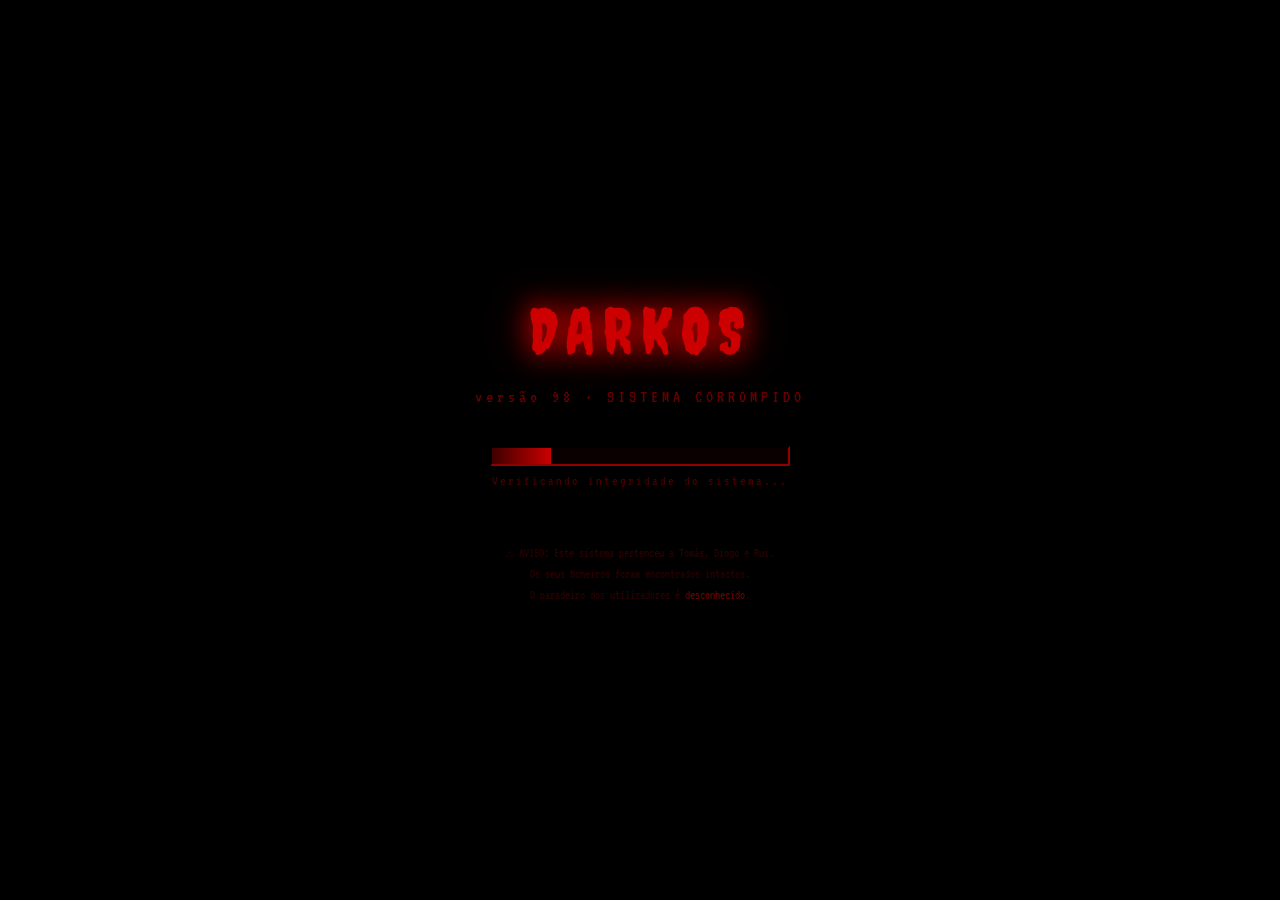
<file: PC-terror-Game/index.html>
<!DOCTYPE html>
<html lang="pt">
<head>
<meta charset="UTF-8">
<meta name="viewport" content="width=device-width, initial-scale=1.0">
<title>DARKOS 98 — Não abras isto</title>
<style>
  @import url('https://fonts.googleapis.com/css2?family=Share+Tech+Mono&family=Creepster&family=VT323&display=swap');

  :root {
    --bg: #0a0a0a;
    --desktop: #0d0d0d;
    --win-bg: #1a0a0a;
    --win-border: #3d0000;
    --win-title: #2a0000;
    --win-title-active: #5c0000;
    --text: #cc0000;
    --text-dim: #660000;
    --text-bright: #ff2222;
    --text-white: #dddddd;
    --taskbar: #0f0000;
    --btn: #1a0000;
    --btn-hover: #2a0000;
    --btn-border: #440000;
    --accent: #ff0000;
    --green: #00ff41;
    --blood: #8b0000;
  }

  * { margin: 0; padding: 0; box-sizing: border-box; user-select: none; }

  body {
    background: var(--desktop);
    font-family: 'Share Tech Mono', monospace;
    overflow: hidden;
    height: 100vh;
    width: 100vw;
    cursor: url("data:image/svg+xml,%3Csvg xmlns='http://www.w3.org/2000/svg' width='16' height='16' viewBox='0 0 16 16'%3E%3Cpath d='M0 0 L0 12 L4 9 L6 14 L8 13 L6 8 L10 8 Z' fill='%23cc0000' stroke='%23000' stroke-width='0.5'/%3E%3C/svg%3E"), auto;
  }

  /* SCANLINES */
  body::before {
    content: '';
    position: fixed;
    inset: 0;
    background: repeating-linear-gradient(
      0deg,
      transparent,
      transparent 2px,
      rgba(0,0,0,0.15) 2px,
      rgba(0,0,0,0.15) 4px
    );
    pointer-events: none;
    z-index: 9999;
  }

  /* FLICKER */
  body::after {
    content: '';
    position: fixed;
    inset: 0;
    background: rgba(200,0,0,0.02);
    pointer-events: none;
    z-index: 9998;
    animation: flicker 8s infinite;
  }

  @keyframes flicker {
    0%,95%,100% { opacity: 1; }
    96% { opacity: 0.7; }
    97% { opacity: 1; }
    98% { opacity: 0.5; }
    99% { opacity: 1; }
  }

  /* DESKTOP */
  #desktop {
    position: fixed;
    inset: 0;
    bottom: 40px;
    background:
      radial-gradient(ellipse at 20% 80%, rgba(80,0,0,0.3) 0%, transparent 50%),
      radial-gradient(ellipse at 80% 20%, rgba(60,0,0,0.2) 0%, transparent 50%),
      url("data:image/svg+xml,%3Csvg xmlns='http://www.w3.org/2000/svg' width='4' height='4'%3E%3Crect width='4' height='4' fill='%230d0a0a'/%3E%3Crect width='1' height='1' fill='%23110808' x='0' y='0'/%3E%3Crect width='1' height='1' fill='%23110808' x='2' y='2'/%3E%3C/svg%3E");
    overflow: hidden;
  }

  /* BLOOD DRIPS on desktop */
  .drip {
    position: absolute;
    top: 0;
    width: 2px;
    background: linear-gradient(to bottom, #8b0000, #cc000088, transparent);
    animation: drip-fall linear infinite;
    pointer-events: none;
  }

  @keyframes drip-fall {
    0% { height: 0; top: 0; opacity: 1; }
    80% { opacity: 0.8; }
    100% { height: 120px; top: -30px; opacity: 0; }
  }

  /* DESKTOP ICONS */
  .desktop-icon {
    position: absolute;
    display: flex;
    flex-direction: column;
    align-items: center;
    gap: 4px;
    cursor: pointer;
    padding: 6px;
    border: 1px solid transparent;
    border-radius: 2px;
    width: 70px;
    transition: all 0.1s;
  }

  .desktop-icon:hover { background: rgba(139,0,0,0.3); border-color: var(--blood); }
  .desktop-icon:active { background: rgba(139,0,0,0.5); }

  .icon-img {
    font-size: 32px;
    filter: drop-shadow(0 0 6px rgba(255,0,0,0.5));
    line-height: 1;
  }

  .icon-label {
    font-family: 'Share Tech Mono', monospace;
    font-size: 10px;
    color: var(--text-white);
    text-align: center;
    text-shadow: 0 0 8px rgba(255,0,0,0.8), 1px 1px 0 #000;
    line-height: 1.2;
    word-break: break-word;
  }

  /* TASKBAR */
  #taskbar {
    position: fixed;
    bottom: 0;
    left: 0;
    right: 0;
    height: 40px;
    background: linear-gradient(to bottom, #1a0000, #0a0000);
    border-top: 2px solid #3d0000;
    display: flex;
    align-items: center;
    gap: 4px;
    padding: 0 4px;
    z-index: 5000;
  }

  #start-btn {
    background: linear-gradient(to bottom, #3d0000, #1a0000);
    border: 2px outset #5c0000;
    color: #ff4444;
    font-family: 'VT323', monospace;
    font-size: 18px;
    padding: 2px 10px;
    cursor: pointer;
    white-space: nowrap;
    letter-spacing: 1px;
    text-shadow: 0 0 8px #ff0000;
    animation: pulse-btn 3s infinite;
  }

  @keyframes pulse-btn {
    0%,100% { box-shadow: none; }
    50% { box-shadow: 0 0 10px rgba(255,0,0,0.4); }
  }

  #start-btn:active { border-style: inset; }

  .taskbar-sep {
    width: 2px;
    height: 28px;
    background: linear-gradient(to bottom, transparent, #3d0000, transparent);
  }

  .taskbar-task {
    background: linear-gradient(to bottom, #1a0000, #0d0000);
    border: 2px outset #3d0000;
    color: #cc0000;
    font-family: 'Share Tech Mono', monospace;
    font-size: 10px;
    padding: 2px 8px;
    cursor: pointer;
    max-width: 150px;
    overflow: hidden;
    white-space: nowrap;
    text-overflow: ellipsis;
    height: 28px;
    display: flex;
    align-items: center;
    gap: 4px;
  }

  .taskbar-task:hover { background: linear-gradient(to bottom, #2a0000, #1a0000); }
  .taskbar-task.active { border-style: inset; background: #0d0000; }

  #clock {
    margin-left: auto;
    background: linear-gradient(to bottom, #0d0000, #1a0000);
    border: 2px inset #3d0000;
    color: #cc0000;
    font-family: 'VT323', monospace;
    font-size: 18px;
    padding: 2px 8px;
    text-shadow: 0 0 6px #ff0000;
    min-width: 70px;
    text-align: center;
  }

  /* START MENU */
  #start-menu {
    display: none;
    position: fixed;
    bottom: 40px;
    left: 0;
    width: 220px;
    background: linear-gradient(to bottom, #1a0000, #0d0000);
    border: 2px outset #5c0000;
    z-index: 6000;
    flex-direction: column;
    box-shadow: 4px 0 20px rgba(0,0,0,0.8);
  }

  #start-menu.open { display: flex; }

  .start-banner {
    background: linear-gradient(to bottom, #3d0000, #1a0000);
    padding: 8px 12px;
    font-family: 'VT323', monospace;
    font-size: 20px;
    color: #ff2222;
    text-shadow: 0 0 10px #ff0000;
    border-bottom: 1px solid #5c0000;
    letter-spacing: 2px;
  }

  .start-item {
    display: flex;
    align-items: center;
    gap: 10px;
    padding: 6px 14px;
    color: #cc9999;
    font-size: 12px;
    cursor: pointer;
    border-bottom: 1px solid #1a0000;
    transition: all 0.1s;
  }

  .start-item:hover {
    background: #3d0000;
    color: #fff;
  }

  .start-item .si-icon { font-size: 18px; }

  /* WINDOWS */
  .window {
    position: absolute;
    min-width: 300px;
    min-height: 200px;
    background: var(--win-bg);
    border: 2px outset #5c0000;
    box-shadow: 4px 4px 20px rgba(0,0,0,0.9), 0 0 40px rgba(139,0,0,0.1);
    display: none;
    flex-direction: column;
    z-index: 100;
  }

  .window.visible { display: flex; }
  .window.focused { z-index: 200; border-color: #880000; }

  .win-titlebar {
    background: linear-gradient(to right, #2a0000, #4d0000, #2a0000);
    display: flex;
    align-items: center;
    padding: 3px 4px;
    gap: 4px;
    cursor: move;
    border-bottom: 1px solid #3d0000;
    min-height: 26px;
  }

  .window.focused .win-titlebar {
    background: linear-gradient(to right, #4d0000, #7a0000, #4d0000);
  }

  .win-icon { font-size: 14px; margin-right: 2px; }

  .win-title {
    font-family: 'Share Tech Mono', monospace;
    font-size: 11px;
    color: #ffaaaa;
    flex: 1;
    text-shadow: 0 0 6px rgba(255,0,0,0.5);
    white-space: nowrap;
    overflow: hidden;
    text-overflow: ellipsis;
  }

  .win-controls { display: flex; gap: 2px; }

  .win-btn {
    width: 18px;
    height: 16px;
    font-size: 10px;
    display: flex;
    align-items: center;
    justify-content: center;
    cursor: pointer;
    border: 1px outset #5c0000;
    background: linear-gradient(to bottom, #2a0000, #1a0000);
    color: #cc6666;
    font-family: monospace;
    line-height: 1;
  }

  .win-btn:hover { background: linear-gradient(to bottom, #4d0000, #2a0000); color: #ff9999; }
  .win-btn:active { border-style: inset; }
  .win-btn.close:hover { background: #6d0000; color: #fff; }

  .win-body {
    flex: 1;
    overflow: auto;
    color: var(--text-white);
    font-size: 12px;
    font-family: 'Share Tech Mono', monospace;
  }

  .win-body::-webkit-scrollbar { width: 14px; }
  .win-body::-webkit-scrollbar-track { background: #0d0000; }
  .win-body::-webkit-scrollbar-thumb {
    background: linear-gradient(to bottom, #3d0000, #1a0000);
    border: 1px outset #5c0000;
  }

  .win-menubar {
    background: linear-gradient(to bottom, #1a0000, #0d0000);
    border-bottom: 1px solid #2a0000;
    display: flex;
    padding: 1px 2px;
  }

  .win-menu-item {
    padding: 1px 8px;
    font-size: 11px;
    color: #cc9999;
    cursor: pointer;
  }

  .win-menu-item:hover { background: #3d0000; color: #fff; }

  /* NOTEPAD */
  #notepad-content {
    padding: 8px;
    flex: 1;
    display: flex;
    flex-direction: column;
  }

  #notepad-textarea {
    flex: 1;
    width: 100%;
    background: #0a0000;
    border: 2px inset #3d0000;
    color: #cccccc;
    font-family: 'Share Tech Mono', monospace;
    font-size: 12px;
    padding: 8px;
    resize: none;
    outline: none;
    line-height: 1.6;
    min-height: 200px;
  }

  #notepad-textarea:focus { border-color: #660000; box-shadow: inset 0 0 10px rgba(139,0,0,0.3); }

  /* FILE EXPLORER */
  .file-list { padding: 8px; }
  .file-item {
    display: flex;
    align-items: center;
    gap: 8px;
    padding: 4px 8px;
    cursor: pointer;
    border: 1px solid transparent;
    margin: 1px 0;
  }
  .file-item:hover { background: #2a0000; border-color: #5c0000; }
  .file-item.selected { background: #3d0000; border-color: #880000; }
  .file-icon { font-size: 16px; }
  .file-name { font-size: 12px; color: #ccaaaa; }
  .file-info { margin-left: auto; font-size: 10px; color: #660000; }

  /* PASSWORD SCREEN */
  .password-overlay {
    position: absolute;
    inset: 0;
    background: rgba(0,0,0,0.92);
    display: flex;
    flex-direction: column;
    align-items: center;
    justify-content: center;
    gap: 12px;
    z-index: 10;
  }

  .password-overlay.hidden { display: none; }

  .pw-title {
    font-family: 'Creepster', cursive;
    font-size: 24px;
    color: #ff0000;
    text-shadow: 0 0 20px #ff0000;
    letter-spacing: 3px;
    text-align: center;
  }

  .pw-input {
    background: #0a0000;
    border: 2px inset #5c0000;
    color: #ff4444;
    font-family: 'Share Tech Mono', monospace;
    font-size: 16px;
    padding: 6px 12px;
    outline: none;
    text-align: center;
    letter-spacing: 4px;
    width: 200px;
  }

  .pw-input:focus { box-shadow: 0 0 12px rgba(255,0,0,0.4); }

  .pw-btn {
    background: linear-gradient(to bottom, #3d0000, #1a0000);
    border: 2px outset #5c0000;
    color: #ff6666;
    font-family: 'Share Tech Mono', monospace;
    font-size: 12px;
    padding: 4px 20px;
    cursor: pointer;
  }

  .pw-btn:hover { background: linear-gradient(to bottom, #5c0000, #2a0000); }
  .pw-btn:active { border-style: inset; }

  .pw-hint { font-size: 10px; color: #440000; font-style: italic; }
  .pw-error { font-size: 11px; color: #ff0000; animation: shake 0.3s; }

  @keyframes shake {
    0%,100% { transform: translateX(0); }
    25% { transform: translateX(-6px); }
    75% { transform: translateX(6px); }
  }

  /* CHAT LOG */
  .chat-log {
    padding: 10px;
    display: flex;
    flex-direction: column;
    gap: 10px;
    overflow-y: auto;
    max-height: 400px;
  }

  .msg {
    display: flex;
    flex-direction: column;
    gap: 2px;
    max-width: 85%;
  }

  .msg.me { align-self: flex-end; }
  .msg.them { align-self: flex-start; }

  .msg-name {
    font-size: 10px;
    color: #660000;
  }

  .msg-bubble {
    padding: 6px 10px;
    border-radius: 2px;
    font-size: 11px;
    line-height: 1.5;
  }

  .msg.me .msg-bubble {
    background: #1a0000;
    border: 1px solid #3d0000;
    color: #cc9999;
  }

  .msg.them .msg-bubble {
    background: #0d0a00;
    border: 1px solid #2a1a00;
    color: #ccbb99;
  }

  .msg.sys .msg-bubble {
    background: #000;
    border: 1px solid #2a0000;
    color: #660000;
    font-style: italic;
    align-self: center;
    font-size: 10px;
  }

  .msg-time { font-size: 9px; color: #330000; }

  /* MEDIA PLAYER */
  .media-player { padding: 10px; }
  .media-display {
    background: #000;
    border: 2px inset #3d0000;
    padding: 20px;
    text-align: center;
    color: #ff0000;
    font-family: 'VT323', monospace;
    font-size: 20px;
    text-shadow: 0 0 10px #ff0000;
    letter-spacing: 3px;
    margin-bottom: 10px;
    position: relative;
    overflow: hidden;
    min-height: 80px;
    display: flex;
    align-items: center;
    justify-content: center;
  }

  .media-display::before {
    content: '';
    position: absolute;
    inset: 0;
    background: repeating-linear-gradient(0deg, transparent, transparent 3px, rgba(255,0,0,0.03) 3px, rgba(255,0,0,0.03) 4px);
    pointer-events: none;
  }

  .track-list { list-style: none; }
  .track-item {
    padding: 4px 8px;
    display: flex;
    gap: 8px;
    cursor: pointer;
    border-bottom: 1px solid #1a0000;
    font-size: 11px;
    color: #cc9999;
  }
  .track-item:hover { background: #1a0000; color: #fff; }
  .track-item.playing { color: #ff4444; background: #0d0000; }
  .track-num { color: #440000; width: 16px; }

  .media-controls {
    display: flex;
    gap: 4px;
    margin-top: 10px;
    justify-content: center;
  }

  .media-btn {
    background: linear-gradient(to bottom, #2a0000, #1a0000);
    border: 2px outset #5c0000;
    color: #cc6666;
    font-size: 14px;
    width: 32px;
    height: 26px;
    cursor: pointer;
    display: flex;
    align-items: center;
    justify-content: center;
  }

  .media-btn:hover { background: linear-gradient(to bottom, #3d0000, #2a0000); }
  .media-btn:active { border-style: inset; }

  /* PHOTO VIEWER */
  .photo-viewer {
    padding: 10px;
    display: flex;
    flex-direction: column;
    gap: 10px;
  }

  .photo-display {
    background: #000;
    border: 2px inset #3d0000;
    min-height: 200px;
    display: flex;
    align-items: center;
    justify-content: center;
    position: relative;
    overflow: hidden;
  }

  .photo-ascii {
    font-family: 'Share Tech Mono', monospace;
    font-size: 7px;
    color: #660000;
    line-height: 0.9;
    text-align: center;
    white-space: pre;
    letter-spacing: 1px;
  }

  .photo-thumb-row {
    display: flex;
    gap: 6px;
    overflow-x: auto;
  }

  .photo-thumb {
    width: 60px;
    height: 50px;
    background: #0d0000;
    border: 2px solid #2a0000;
    cursor: pointer;
    display: flex;
    align-items: center;
    justify-content: center;
    font-size: 20px;
    flex-shrink: 0;
  }

  .photo-thumb:hover { border-color: #880000; }
  .photo-thumb.selected { border-color: #cc0000; }

  /* ERROR / BSOD */
  #bsod {
    display: none;
    position: fixed;
    inset: 0;
    background: #000088;
    color: #fff;
    font-family: 'VT323', monospace;
    font-size: 20px;
    z-index: 99999;
    padding: 40px;
    overflow: hidden;
  }

  #bsod.show { display: block; }

  /* GLITCH EFFECT */
  .glitch {
    animation: glitch 4s infinite;
    display: inline-block;
  }

  @keyframes glitch {
    0%,95%,100% { transform: none; text-shadow: none; }
    96% { transform: skewX(-10deg); text-shadow: 2px 0 #ff0000, -2px 0 #00ffff; }
    97% { transform: skewX(5deg); }
    98% { transform: none; text-shadow: -1px 0 #ff0000; }
  }

  /* DIALOG */
  .dialog-overlay {
    display: none;
    position: fixed;
    inset: 0;
    background: rgba(0,0,0,0.6);
    z-index: 8000;
    align-items: center;
    justify-content: center;
  }

  .dialog-overlay.show { display: flex; }

  .dialog-box {
    background: var(--win-bg);
    border: 2px outset #5c0000;
    padding: 16px;
    max-width: 360px;
    width: 90%;
    box-shadow: 4px 4px 20px rgba(0,0,0,0.9);
  }

  .dialog-title {
    font-family: 'VT323', monospace;
    font-size: 20px;
    color: #ff4444;
    text-shadow: 0 0 8px #ff0000;
    margin-bottom: 12px;
    border-bottom: 1px solid #3d0000;
    padding-bottom: 6px;
    display: flex;
    align-items: center;
    gap: 8px;
  }

  .dialog-body {
    color: #ccaaaa;
    font-size: 12px;
    line-height: 1.7;
    margin-bottom: 14px;
  }

  .dialog-buttons {
    display: flex;
    gap: 8px;
    justify-content: flex-end;
  }

  .dialog-btn {
    background: linear-gradient(to bottom, #2a0000, #1a0000);
    border: 2px outset #5c0000;
    color: #cc9999;
    font-family: 'Share Tech Mono', monospace;
    font-size: 11px;
    padding: 3px 16px;
    cursor: pointer;
  }

  .dialog-btn:hover { background: linear-gradient(to bottom, #3d0000, #2a0000); }
  .dialog-btn:active { border-style: inset; }

  /* TERMINAL */
  .terminal-body {
    padding: 10px;
    background: #000;
    color: var(--green);
    font-family: 'Share Tech Mono', monospace;
    font-size: 12px;
    height: 100%;
    overflow-y: auto;
    line-height: 1.6;
  }

  .term-line { margin-bottom: 2px; }
  .term-prompt { color: #ff4444; }
  .term-input-line { display: flex; align-items: center; gap: 4px; margin-top: 4px; }
  .term-cursor {
    display: inline-block;
    width: 8px;
    height: 14px;
    background: var(--green);
    animation: blink 1s infinite;
    vertical-align: text-bottom;
  }

  @keyframes blink { 0%,49% { opacity: 1; } 50%,100% { opacity: 0; } }

  #term-input {
    background: transparent;
    border: none;
    outline: none;
    color: var(--green);
    font-family: 'Share Tech Mono', monospace;
    font-size: 12px;
    flex: 1;
    caret-color: var(--green);
  }

  /* PROGRESS BAR */
  .progress-bar-container {
    background: #000;
    border: 2px inset #3d0000;
    height: 16px;
    margin: 8px 0;
    position: relative;
    overflow: hidden;
  }

  .progress-bar-fill {
    height: 100%;
    background: repeating-linear-gradient(
      90deg,
      #3d0000 0px, #5c0000 10px, #3d0000 20px
    );
    width: 0%;
    transition: width 0.3s;
  }

  /* CONTEXT MENU */
  #context-menu {
    display: none;
    position: fixed;
    background: linear-gradient(to bottom, #1a0000, #0d0000);
    border: 2px outset #5c0000;
    z-index: 7000;
    min-width: 160px;
    box-shadow: 3px 3px 10px rgba(0,0,0,0.8);
  }

  #context-menu.show { display: block; }

  .ctx-item {
    padding: 4px 16px;
    font-size: 11px;
    color: #cc9999;
    cursor: pointer;
    border-bottom: 1px solid #1a0000;
  }

  .ctx-item:hover { background: #3d0000; color: #fff; }
  .ctx-sep { height: 1px; background: #2a0000; margin: 2px 0; }

  /* WALLPAPER BLOOD TEXT */
  #desktop-text {
    position: absolute;
    bottom: 20px;
    right: 20px;
    font-family: 'Creepster', cursive;
    font-size: 13px;
    color: rgba(100,0,0,0.4);
    text-align: right;
    line-height: 1.8;
    pointer-events: none;
    text-shadow: 0 0 20px rgba(100,0,0,0.3);
  }

  /* Boot screen */
  #boot-screen {
    position: fixed;
    inset: 0;
    background: #000;
    display: flex;
    flex-direction: column;
    align-items: center;
    justify-content: center;
    z-index: 99999;
    font-family: 'VT323', monospace;
  }

  .boot-logo {
    font-family: 'Creepster', cursive;
    font-size: 64px;
    color: #cc0000;
    text-shadow: 0 0 30px #ff0000, 0 0 60px rgba(255,0,0,0.3);
    letter-spacing: 8px;
    animation: logo-pulse 2s ease-in-out;
    margin-bottom: 20px;
  }

  @keyframes logo-pulse {
    0% { opacity: 0; transform: scale(0.8); }
    50% { opacity: 1; transform: scale(1.05); }
    100% { opacity: 1; transform: scale(1); }
  }

  .boot-sub {
    color: #660000;
    font-size: 18px;
    letter-spacing: 4px;
    margin-bottom: 40px;
  }

  .boot-progress-wrap {
    width: 300px;
    margin-bottom: 20px;
  }

  .boot-bar {
    background: #0a0000;
    border: 2px inset #3d0000;
    height: 20px;
    overflow: hidden;
  }

  .boot-fill {
    height: 100%;
    background: linear-gradient(to right, #3d0000, #cc0000, #3d0000);
    background-size: 200%;
    animation: boot-animate 0.1s linear;
    width: 0%;
  }

  .boot-msg {
    font-size: 14px;
    color: #440000;
    letter-spacing: 2px;
    text-align: center;
    margin-top: 8px;
    min-height: 20px;
  }

  .boot-warning {
    margin-top: 30px;
    font-size: 13px;
    color: #2a0000;
    text-align: center;
    max-width: 400px;
    line-height: 1.6;
  }

  /* Smooth window resize handle */
  .win-resize {
    position: absolute;
    bottom: 0;
    right: 0;
    width: 12px;
    height: 12px;
    cursor: se-resize;
    background: linear-gradient(135deg, transparent 50%, #3d0000 50%);
  }

</style>
</head>
<body>

<!-- BOOT SCREEN -->
<div id="boot-screen">
  <div class="boot-logo glitch">DARKOS</div>
  <div class="boot-sub">versão 98 · SISTEMA CORROMPIDO</div>
  <div class="boot-progress-wrap">
    <div class="boot-bar"><div class="boot-fill" id="boot-fill"></div></div>
    <div class="boot-msg" id="boot-msg">Inicializando...</div>
  </div>
  <div class="boot-warning">⚠ AVISO: Este sistema pertenceu a Tomás, Diogo e Rui.<br>
  Os seus ficheiros foram encontrados intactos.<br>
  O paradeiro dos utilizadores é <span style="color:#660000">desconhecido</span>.</div>
</div>

<!-- BSOD -->
<div id="bsod">
  <div style="background:#aaa;color:#000088;padding:4px 8px;margin-bottom:20px;font-size:22px;">Erro Fatal do Sistema</div>
  <div style="margin-bottom:30px;color:#fff;font-size:18px;line-height:1.6;">
    DARKOS detetou um problema e foi encerrado para proteger o teu computador.<br><br>
    Isto pode ser causado por:<br><br>
    &nbsp;&nbsp;&nbsp;SABE_O_QUE_ENCONTRASTE<br>
    &nbsp;&nbsp;&nbsp;FUGA_DE_MEMORIA_PESSOAL<br>
    &nbsp;&nbsp;&nbsp;ARQUIVO_PROIBIDO_ACEDIDO<br>
  </div>
  <div style="color:#aaa;font-size:16px;">
    * Pressiona qualquer tecla para continuar (não recomendado)<br><br>
    Se este ecrã aparecer novamente, eles também podem ver-te.
  </div>
</div>

<!-- DESKTOP -->
<div id="desktop">
  <!-- Blood drips generated by JS -->

  <div class="desktop-icon" style="top:20px;left:20px" ondblclick="openWindow('files')">
    <div class="icon-img">📁</div>
    <div class="icon-label">Ficheiros Pessoais</div>
  </div>

  <div class="desktop-icon" style="top:110px;left:20px" ondblclick="openWindow('notepad')">
    <div class="icon-img">📝</div>
    <div class="icon-label">Bloco de Notas</div>
  </div>

  <div class="desktop-icon" style="top:200px;left:20px" ondblclick="openWindow('chat')">
    <div class="icon-img">💬</div>
    <div class="icon-label">DarkMessenger</div>
  </div>

  <div class="desktop-icon" style="top:290px;left:20px" ondblclick="openWindow('media')">
    <div class="icon-img">🎵</div>
    <div class="icon-label">Media Player</div>
  </div>

  <div class="desktop-icon" style="top:380px;left:20px" ondblclick="openWindow('photos')">
    <div class="icon-img">🖼️</div>
    <div class="icon-label">Fotos</div>
  </div>

  <div class="desktop-icon" style="top:20px;left:110px" ondblclick="openWindow('terminal')">
    <div class="icon-img">💻</div>
    <div class="icon-label">Terminal</div>
  </div>

  <div class="desktop-icon" style="top:110px;left:110px" ondblclick="openWindow('locked')">
    <div class="icon-img">🔒</div>
    <div class="icon-label">ARQUIVO_TRANCADO</div>
  </div>

  <div class="desktop-icon" style="top:200px;left:110px" ondblclick="triggerBSOD()">
    <div class="icon-img">⚠️</div>
    <div class="icon-label">NÃO ABRIR</div>
  </div>

  <div id="desktop-text">
    Este computador pertenceu a<br>
    Tomás · Diogo · Rui<br>
    Última sessão: 13/10/2003<br>
    <span style="color:rgba(60,0,0,0.5)">Nenhum regressou.</span>
  </div>
</div>

<!-- TASKBAR -->
<div id="taskbar">
  <button id="start-btn" onclick="toggleStartMenu()">☠ INICIO</button>
  <div class="taskbar-sep"></div>
  <div id="taskbar-tasks"></div>
  <div id="clock">00:00</div>
</div>

<!-- START MENU -->
<div id="start-menu">
  <div class="start-banner">☠ DARKOS 98</div>
  <div class="start-item" onclick="openWindow('files');closeStart()"><span class="si-icon">📁</span>Ficheiros</div>
  <div class="start-item" onclick="openWindow('notepad');closeStart()"><span class="si-icon">📝</span>Bloco de Notas</div>
  <div class="start-item" onclick="openWindow('chat');closeStart()"><span class="si-icon">💬</span>DarkMessenger</div>
  <div class="start-item" onclick="openWindow('media');closeStart()"><span class="si-icon">🎵</span>Media Player</div>
  <div class="start-item" onclick="openWindow('photos');closeStart()"><span class="si-icon">🖼️</span>Fotos</div>
  <div class="start-item" onclick="openWindow('terminal');closeStart()"><span class="si-icon">💻</span>Terminal</div>
  <div class="start-item" onclick="openWindow('locked');closeStart()"><span class="si-icon">🔒</span>Arquivo Trancado</div>
  <div class="start-item" style="border-top:1px solid #3d0000;margin-top:4px" onclick="triggerBSOD()"><span class="si-icon">⚠️</span>Desligar</div>
</div>

<!-- CONTEXT MENU -->
<div id="context-menu">
  <div class="ctx-item" onclick="hideCtx()">Arranjar Ícones</div>
  <div class="ctx-item" onclick="hideCtx()">Atualizar</div>
  <div class="ctx-sep"></div>
  <div class="ctx-item" onclick="openWindow('notepad');hideCtx()">Novo Documento</div>
  <div class="ctx-sep"></div>
  <div class="ctx-item" style="color:#660000" onclick="hideCtx()">Propriedades do Sistema</div>
</div>

<!-- ===== WINDOWS ===== -->

<!-- NOTEPAD -->
<div class="window" id="win-notepad" style="width:480px;height:360px;top:80px;left:200px">
  <div class="win-titlebar" onmousedown="startDrag(event,'win-notepad')">
    <span class="win-icon">📝</span>
    <span class="win-title">Bloco de Notas — diario_tomas.txt</span>
    <div class="win-controls">
      <div class="win-btn" onclick="minimizeWindow('notepad')">_</div>
      <div class="win-btn" onclick="maximizeWindow('win-notepad')">□</div>
      <div class="win-btn close" onclick="closeWindow('notepad')">✕</div>
    </div>
  </div>
  <div class="win-menubar">
    <span class="win-menu-item">Ficheiro</span>
    <span class="win-menu-item">Editar</span>
    <span class="win-menu-item">Ver</span>
  </div>
  <div class="win-body" style="padding:0">
    <div id="notepad-content">
      <textarea id="notepad-textarea">Diário de Tomás — Outubro de 2003

Dia 1 — 09/10/2003
Finalmente convenci o Diogo e o Rui a virem comigo à casa abandonada na estrada velha. Dizem que foi lá que desapareceu aquela família nos anos 80. O Diogo acha que é lenda. Eu não tenho tanta certeza.

Dia 2 — 10/10/2003
Encontrámos a casa. A porta estava aberta. O Rui queria ir embora mas o Diogo disse que era parvo. Entrámos. Cheirava a mofo e a qualquer coisa que não consigo descrever. Havia marcas nas paredes. Não eram letras. Não era nada que eu conhecesse.

Dia 3 — 11/10/2003
Voltámos de dia. As marcas nas paredes tinham mudado de sítio. Isso é impossível. O Rui tirou fotografias. Guardei-as na pasta "Fotos". Não as vejo há dois dias. Não consigo.

Dia 4 — 12/10/2003
O Diogo não atende o telefone desde ontem à noite. Fui à casa dele. A mãe disse que saiu e não voltou. A sua mochila estava na entrada. Com as chaves dentro.

Dia 5 — 13/10/2003
Tenho ouvido passos no andar de cima. Moro num apartamento térreo.

O Rui enviou-me uma mensagem às 3:17 da manhã. Era apenas um ficheiro de áudio. Não me consigo lembrar do que ouvi.

Só sei que agora sei onde está o Diogo.

Não vou lá buscá-lo.</textarea>
    </div>
  </div>
  <div class="win-resize" onmousedown="startResize(event,'win-notepad')"></div>
</div>

<!-- FILE EXPLORER -->
<div class="window" id="win-files" style="width:500px;height:380px;top:60px;left:180px">
  <div class="win-titlebar" onmousedown="startDrag(event,'win-files')">
    <span class="win-icon">📁</span>
    <span class="win-title">Explorador — C:\Utilizadores\Tomás\Documentos</span>
    <div class="win-controls">
      <div class="win-btn" onclick="minimizeWindow('files')">_</div>
      <div class="win-btn" onclick="maximizeWindow('win-files')">□</div>
      <div class="win-btn close" onclick="closeWindow('files')">✕</div>
    </div>
  </div>
  <div class="win-menubar">
    <span class="win-menu-item">Ficheiro</span>
    <span class="win-menu-item">Editar</span>
    <span class="win-menu-item">Ver</span>
    <span class="win-menu-item">Ir Para</span>
    <span class="win-menu-item">Ferramentas</span>
  </div>
  <div class="win-body">
    <div style="background:#0d0000;border-bottom:1px solid #2a0000;padding:4px 8px;font-size:10px;color:#440000">
      📍 C:\Utilizadores\Tomás\Documentos
    </div>
    <div class="file-list" id="file-list">
      <div class="file-item" ondblclick="openNotepad('diario')"><span class="file-icon">📄</span><span class="file-name">diario_tomas.txt</span><span class="file-info">4 KB · 13/10/2003</span></div>
      <div class="file-item" ondblclick="openNotepad('carta')"><span class="file-icon">📄</span><span class="file-name">carta_para_mae.txt</span><span class="file-info">1 KB · 13/10/2003</span></div>
      <div class="file-item" ondblclick="openNotepad('coordenadas')"><span class="file-icon">📄</span><span class="file-name">coordenadas.txt</span><span class="file-info">0 KB · 12/10/2003</span></div>
      <div class="file-item" ondblclick="openWindow('photos')"><span class="file-icon">📁</span><span class="file-name">Fotos</span><span class="file-info">3 ficheiros</span></div>
      <div class="file-item" ondblclick="openWindow('locked')"><span class="file-icon">🔒</span><span class="file-name">RUI_privado.enc</span><span class="file-info">CIFRADO</span></div>
      <div class="file-item" ondblclick="openNotepad('audio')"><span class="file-icon">🎵</span><span class="file-name">mensagem_rui_317am.wav</span><span class="file-info">??? KB</span></div>
      <div class="file-item" ondblclick="showDialog('apagado')"><span class="file-icon">🗑️</span><span class="file-name">[FICHEIRO APAGADO]</span><span class="file-info" style="color:#330000">RECUPERADO</span></div>
    </div>
  </div>
  <div class="win-resize" onmousedown="startResize(event,'win-files')"></div>
</div>

<!-- CHAT -->
<div class="window" id="win-chat" style="width:440px;height:460px;top:50px;left:220px">
  <div class="win-titlebar" onmousedown="startDrag(event,'win-chat')">
    <span class="win-icon">💬</span>
    <span class="win-title">DarkMessenger — Grupo: OS TRÊS</span>
    <div class="win-controls">
      <div class="win-btn" onclick="minimizeWindow('chat')">_</div>
      <div class="win-btn" onclick="maximizeWindow('win-chat')">□</div>
      <div class="win-btn close" onclick="closeWindow('chat')">✕</div>
    </div>
  </div>
  <div class="win-menubar">
    <span class="win-menu-item">Conversas</span>
    <span class="win-menu-item">Contactos</span>
    <span class="win-menu-item">Ferramentas</span>
  </div>
  <div class="win-body" style="display:flex;flex-direction:column">
    <div style="background:#0d0000;padding:6px 10px;border-bottom:1px solid #2a0000;font-size:10px;color:#660000;display:flex;gap:12px">
      <span>● Tomás <span style="color:#00cc00">online</span></span>
      <span>● Diogo <span style="color:#440000">offline</span></span>
      <span>● Rui <span style="color:#440000">offline</span></span>
    </div>
    <div class="chat-log" id="chat-log" style="flex:1">
      <div class="msg sys"><div class="msg-bubble">— Grupo criado a 09/10/2003 —</div></div>

      <div class="msg them"><div class="msg-name">Diogo</div><div class="msg-bubble">malta, tou todo entusiasmado para amanhã. vamos finalmente ver se aquela casa é real lol</div><div class="msg-time">09/10 · 21:34</div></div>

      <div class="msg them" style="--align:flex-start"><div class="msg-name">Rui</div><div class="msg-bubble">eu não tenho boa sensação. vi um artigo sobre aquela zona. desapareceu uma família inteira em 1981. nunca encontraram os corpos</div><div class="msg-time">09/10 · 21:41</div></div>

      <div class="msg me"><div class="msg-name">Tomás</div><div class="msg-bubble">malta é só uma casa abandonada 😂 o rui é sempre assim. vemo-nos amanhã às 14h</div><div class="msg-time">09/10 · 21:45</div></div>

      <div class="msg them"><div class="msg-name">Diogo</div><div class="msg-bubble">havia algo estranho naquela divisão do fundo. não consigo explicar mas não queria estar perto dali</div><div class="msg-time">10/10 · 23:12</div></div>

      <div class="msg them" style="--align:flex-start"><div class="msg-name">Rui</div><div class="msg-bubble">as fotos que tirei... quando as fui ver no pc algumas têm uma figura que não estava lá quando tirei. juro por deus</div><div class="msg-time">11/10 · 00:43</div></div>

      <div class="msg me"><div class="msg-name">Tomás</div><div class="msg-bubble">que figura? manda as fotos</div><div class="msg-time">11/10 · 00:51</div></div>

      <div class="msg them" style="--align:flex-start"><div class="msg-name">Rui</div><div class="msg-bubble">não consigo abrir os ficheiros agora. dá erro. vou tentar amanhã</div><div class="msg-time">11/10 · 00:53</div></div>

      <div class="msg sys"><div class="msg-bubble">— Diogo saiu da conversa · 11/10 · 22:00 —</div></div>

      <div class="msg them" style="--align:flex-start"><div class="msg-name">Rui</div><div class="msg-bubble">tomás acorda. o diogo não responde. fui à porta dele não está em casa. a janela do quarto estava aberta</div><div class="msg-time">12/10 · 08:22</div></div>

      <div class="msg me"><div class="msg-name">Tomás</div><div class="msg-bubble">meu deus. vou ligar à mãe dele</div><div class="msg-time">12/10 · 09:01</div></div>

      <div class="msg them" style="--align:flex-start"><div class="msg-name">Rui</div><div class="msg-bubble">eu sei onde ele está</div><div class="msg-time">12/10 · 23:58</div></div>

      <div class="msg me"><div class="msg-name">Tomás</div><div class="msg-bubble">rui?? onde??? responde</div><div class="msg-time">13/10 · 00:02</div></div>

      <div class="msg sys"><div class="msg-bubble">— Rui saiu da conversa · 13/10 · 00:03 —</div></div>

      <div class="msg sys"><div class="msg-bubble">— Tomás saiu da conversa · 13/10 · 03:41 —</div></div>

      <div class="msg sys"><div class="msg-bubble" style="color:#cc0000;font-style:normal">— NENHUM UTILIZADOR VOLTOU A ENTRAR —</div></div>
    </div>
    <div style="border-top:1px solid #2a0000;padding:6px;display:flex;gap:6px;background:#0d0000">
      <input type="text" placeholder="Escreve uma mensagem..." style="flex:1;background:#000;border:1px inset #3d0000;color:#666;font-family:'Share Tech Mono',monospace;font-size:11px;padding:4px 8px;outline:none" disabled>
      <button style="background:#1a0000;border:2px outset #3d0000;color:#440000;font-family:'Share Tech Mono',monospace;font-size:10px;padding:4px 10px;cursor:not-allowed" disabled>Enviar</button>
    </div>
  </div>
  <div class="win-resize" onmousedown="startResize(event,'win-chat')"></div>
</div>

<!-- MEDIA PLAYER -->
<div class="window" id="win-media" style="width:360px;height:380px;top:100px;left:240px">
  <div class="win-titlebar" onmousedown="startDrag(event,'win-media')">
    <span class="win-icon">🎵</span>
    <span class="win-title">DarkMedia Player</span>
    <div class="win-controls">
      <div class="win-btn" onclick="minimizeWindow('media')">_</div>
      <div class="win-btn" onclick="maximizeWindow('win-media')">□</div>
      <div class="win-btn close" onclick="closeWindow('media')">✕</div>
    </div>
  </div>
  <div class="win-body" style="padding:0">
    <div class="media-player">
      <div class="media-display" id="media-display">
        <span id="media-now-playing">■ SEM FAIXA SELECIONADA</span>
      </div>
      <div class="progress-bar-container">
        <div class="progress-bar-fill" id="media-progress"></div>
      </div>
      <div style="display:flex;justify-content:space-between;font-size:10px;color:#440000;margin-bottom:8px">
        <span id="media-time">0:00</span>
        <span id="media-total">0:00</span>
      </div>
      <ul class="track-list" id="track-list">
        <li class="track-item" onclick="playTrack(0,this)"><span class="track-num">01</span>sons_da_casa.mp3</li>
        <li class="track-item" onclick="playTrack(1,this)"><span class="track-num">02</span>mensagem_rui_317am.wav</li>
        <li class="track-item" onclick="playTrack(2,this)"><span class="track-num">03</span>gritos_andar_cima.wav</li>
        <li class="track-item" onclick="playTrack(3,this)"><span class="track-num">04</span>diogo_nao_esta.mp3</li>
        <li class="track-item" onclick="playTrack(4,this)"><span class="track-num">05</span>[FICHEIRO_CORROMPIDO].???</li>
      </ul>
      <div class="media-controls">
        <button class="media-btn" onclick="mediaPrev()">⏮</button>
        <button class="media-btn" id="media-play-btn" onclick="mediaPlayPause()">▶</button>
        <button class="media-btn" onclick="mediaStop()">⏹</button>
        <button class="media-btn" onclick="mediaNext()">⏭</button>
      </div>
    </div>
  </div>
  <div class="win-resize" onmousedown="startResize(event,'win-media')"></div>
</div>

<!-- PHOTOS -->
<div class="window" id="win-photos" style="width:480px;height:380px;top:70px;left:200px">
  <div class="win-titlebar" onmousedown="startDrag(event,'win-photos')">
    <span class="win-icon">🖼️</span>
    <span class="win-title">Visualizador de Fotografias — Fotos da Casa</span>
    <div class="win-controls">
      <div class="win-btn" onclick="minimizeWindow('photos')">_</div>
      <div class="win-btn" onclick="maximizeWindow('win-photos')">□</div>
      <div class="win-btn close" onclick="closeWindow('photos')">✕</div>
    </div>
  </div>
  <div class="win-body" style="padding:0">
    <div class="photo-viewer">
      <div class="photo-display" id="photo-display">
        <div class="photo-ascii" id="photo-ascii">Seleciona uma fotografia abaixo</div>
      </div>
      <div style="font-size:10px;color:#440000;padding:2px 4px" id="photo-caption">—</div>
      <div class="photo-thumb-row">
        <div class="photo-thumb" onclick="viewPhoto(0,this)" title="foto_01.jpg">📷</div>
        <div class="photo-thumb" onclick="viewPhoto(1,this)" title="foto_02.jpg">📷</div>
        <div class="photo-thumb" onclick="viewPhoto(2,this)" title="foto_03.jpg">📷</div>
        <div class="photo-thumb" onclick="viewPhoto(3,this)" title="foto_FIGURA.jpg" style="border-color:#660000">⚠️</div>
      </div>
    </div>
  </div>
  <div class="win-resize" onmousedown="startResize(event,'win-photos')"></div>
</div>

<!-- TERMINAL -->
<div class="window" id="win-terminal" style="width:500px;height:360px;top:90px;left:180px">
  <div class="win-titlebar" onmousedown="startDrag(event,'win-terminal')">
    <span class="win-icon">💻</span>
    <span class="win-title">DARKOS Terminal v2.3</span>
    <div class="win-controls">
      <div class="win-btn" onclick="minimizeWindow('terminal')">_</div>
      <div class="win-btn" onclick="maximizeWindow('win-terminal')">□</div>
      <div class="win-btn close" onclick="closeWindow('terminal')">✕</div>
    </div>
  </div>
  <div class="win-body" style="padding:0">
    <div class="terminal-body" id="terminal-body" onclick="document.getElementById('term-input').focus()">
      <div class="term-line" style="color:#cc0000">DARKOS Terminal [Versão 2.3.1003]</div>
      <div class="term-line" style="color:#660000">© 2003 DarkOS Corp. — Todos os direitos malditos reservados.</div>
      <div class="term-line">&nbsp;</div>
      <div class="term-line" style="color:#cc9900">AVISO: Sistema comprometido. Alguns comandos podem produzir resultados inesperados.</div>
      <div class="term-line">&nbsp;</div>
      <div class="term-line term-prompt">C:\Utilizadores\Tomás> <span style="color:#ccc">help</span></div>
      <div class="term-line">&nbsp;</div>
      <div class="term-line" style="color:#aaa">Comandos disponíveis:</div>
      <div class="term-line" style="color:#888">&nbsp; dir &nbsp;&nbsp;&nbsp;— listar ficheiros</div>
      <div class="term-line" style="color:#888">&nbsp; tipo &nbsp;— ler ficheiro</div>
      <div class="term-line" style="color:#888">&nbsp; ver &nbsp;&nbsp;— sistema</div>
      <div class="term-line" style="color:#888">&nbsp; ping &nbsp;— verificar rede</div>
      <div class="term-line" style="color:#888">&nbsp; apagar— apagar registo</div>
      <div class="term-line" style="color:#888">&nbsp; ajuda &nbsp;— esta ajuda</div>
      <div class="term-line">&nbsp;</div>
      <div id="term-output"></div>
      <div class="term-input-line">
        <span class="term-prompt">C:\Utilizadores\Tomás>&nbsp;</span>
        <input type="text" id="term-input" onkeydown="handleTermInput(event)" autocomplete="off" spellcheck="false">
        <span class="term-cursor"></span>
      </div>
    </div>
  </div>
  <div class="win-resize" onmousedown="startResize(event,'win-terminal')"></div>
</div>

<!-- LOCKED FILE -->
<div class="window" id="win-locked" style="width:380px;height:300px;top:120px;left:220px">
  <div class="win-titlebar" onmousedown="startDrag(event,'win-locked')">
    <span class="win-icon">🔒</span>
    <span class="win-title">RUI_privado.enc — Protegido por senha</span>
    <div class="win-controls">
      <div class="win-btn" onclick="minimizeWindow('locked')">_</div>
      <div class="win-btn close" onclick="closeWindow('locked')">✕</div>
    </div>
  </div>
  <div class="win-body" style="padding:0;position:relative">
    <div class="password-overlay" id="locked-pw">
      <div class="pw-title">🔒 ARQUIVO CIFRADO</div>
      <div style="font-size:11px;color:#660000;text-align:center;max-width:240px">
        Este ficheiro foi protegido por Rui.<br>Introduz a senha para continuar.
      </div>
      <input type="password" class="pw-input" id="pw-input" placeholder="* * * * * *" onkeydown="if(event.key==='Enter')checkPassword()">
      <button class="pw-btn" onclick="checkPassword()">DESBLOQUEAR</button>
      <div class="pw-hint">Dica: o nome do lugar onde tudo começou</div>
      <div class="pw-error" id="pw-error" style="display:none">❌ Senha incorreta. Tenta novamente.</div>
    </div>
    <div id="locked-content" style="display:none;padding:12px">
      <div style="color:#ff4444;font-size:14px;margin-bottom:10px;text-shadow:0 0 8px #ff0000">📂 RUI — NOTAS SECRETAS</div>
      <div style="color:#ccaaaa;font-size:11px;line-height:1.8">
        <p><strong style="color:#880000">09/10 — Não devia ter ido.</strong><br>
        Vi algo na cave da casa. Uma porta que não estava no mapa. Aberta. Com degraus a descer. Não desci mas ouvi algo lá em baixo. Como alguém a arrastar os pés.</p>
        <br>
        <p><strong style="color:#880000">11/10 — As fotos.</strong><br>
        A figura nas fotos. Não é uma sombra. Tem forma. Olha diretamente para a câmara. Mas quando tirei as fotos não havia ninguém.</p>
        <br>
        <p><strong style="color:#880000">12/10 — Sei onde está o Diogo.</strong><br>
        Voltei à casa. Não devia ter voltado. A porta da cave estava fechada mas havia luz por baixo. E ruídos.<br>
        Diogo. O Diogo está lá em baixo.<br>
        Não estava sozinho.</p>
        <br>
        <p style="color:#660000;font-style:italic">Este é o meu último registo.<br>Se encontrares isto, não vás à casa.<br>— Rui, 12/10/2003, 23:47</p>
      </div>
    </div>
  </div>
</div>

<!-- DIALOG BOX -->
<div class="dialog-overlay" id="dialog-overlay">
  <div class="dialog-box">
    <div class="dialog-title" id="dialog-title">⚠ Aviso do Sistema</div>
    <div class="dialog-body" id="dialog-body">Mensagem do sistema.</div>
    <div class="dialog-buttons" id="dialog-buttons">
      <button class="dialog-btn" onclick="closeDialog()">OK</button>
    </div>
  </div>
</div>

<script>
// ===== BOOT SEQUENCE =====
const bootMessages = [
  "Inicializando DARKOS 98...",
  "Verificando integridade do sistema...",
  "Carregando drivers de áudio...",
  "A montar sistema de ficheiros...",
  "ERRO: Ficheiro system32\\memoria.dll não encontrado",
  "Recuperando dados corrompidos...",
  "Carregando perfil do utilizador: Tomás...",
  "AVISO: Última sessão não foi terminada corretamente",
  "A carregar área de trabalho...",
  "Bem-vindo."
];

let bootStep = 0;
function bootTick() {
  const fill = document.getElementById('boot-fill');
  const msg = document.getElementById('boot-msg');
  if (bootStep < bootMessages.length) {
    msg.textContent = bootMessages[bootStep];
    fill.style.width = ((bootStep + 1) / bootMessages.length * 100) + '%';
    bootStep++;
    const delay = bootStep === bootMessages.length ? 1200 : Math.random() * 400 + 200;
    setTimeout(bootTick, delay);
  } else {
    setTimeout(() => {
      document.getElementById('boot-screen').style.transition = 'opacity 0.8s';
      document.getElementById('boot-screen').style.opacity = '0';
      setTimeout(() => {
        document.getElementById('boot-screen').style.display = 'none';
        createDrips();
        setTimeout(() => showDialog('welcome'), 600);
      }, 800);
    }, 500);
  }
}

setTimeout(bootTick, 500);

// ===== BLOOD DRIPS =====
function createDrips() {
  const desktop = document.getElementById('desktop');
  for (let i = 0; i < 8; i++) {
    const drip = document.createElement('div');
    drip.className = 'drip';
    drip.style.left = Math.random() * 100 + '%';
    drip.style.animationDuration = (Math.random() * 4 + 3) + 's';
    drip.style.animationDelay = (Math.random() * 6) + 's';
    drip.style.width = (Math.random() * 2 + 1) + 'px';
    drip.style.opacity = Math.random() * 0.6 + 0.2;
    desktop.appendChild(drip);
  }
}

// ===== CLOCK =====
function updateClock() {
  const now = new Date();
  const h = String(now.getHours()).padStart(2,'0');
  const m = String(now.getMinutes()).padStart(2,'0');
  document.getElementById('clock').textContent = h + ':' + m;
}
setInterval(updateClock, 1000);
updateClock();

// ===== WINDOW MANAGEMENT =====
let activeWindows = {};
let zIndex = 200;

const windowMeta = {
  notepad: { id: 'win-notepad', title: '📝 diario_tomas.txt', icon: '📝' },
  files:   { id: 'win-files',   title: '📁 Ficheiros Pessoais', icon: '📁' },
  chat:    { id: 'win-chat',    title: '💬 DarkMessenger', icon: '💬' },
  media:   { id: 'win-media',   title: '🎵 Media Player', icon: '🎵' },
  photos:  { id: 'win-photos',  title: '🖼️ Fotos da Casa', icon: '🖼️' },
  terminal:{ id: 'win-terminal',title: '💻 Terminal', icon: '💻' },
  locked:  { id: 'win-locked',  title: '🔒 Arquivo Trancado', icon: '🔒' },
};

function openWindow(name) {
  const meta = windowMeta[name];
  if (!meta) return;
  const el = document.getElementById(meta.id);
  if (!el) return;
  el.classList.add('visible');
  el.style.zIndex = ++zIndex;
  el.classList.add('focused');
  activeWindows[name] = true;
  updateTaskbar();
  removeFocusFromAll(el);
  closeStart();
}

function closeWindow(name) {
  const meta = windowMeta[name];
  if (!meta) return;
  const el = document.getElementById(meta.id);
  if (el) el.classList.remove('visible');
  delete activeWindows[name];
  updateTaskbar();
}

function minimizeWindow(name) {
  const meta = windowMeta[name];
  if (!meta) return;
  const el = document.getElementById(meta.id);
  if (el) el.classList.remove('visible');
  updateTaskbar();
}

function maximizeWindow(winId) {
  const el = document.getElementById(winId);
  if (!el) return;
  if (el.dataset.maximized === '1') {
    el.style.top = el.dataset.prevTop;
    el.style.left = el.dataset.prevLeft;
    el.style.width = el.dataset.prevW;
    el.style.height = el.dataset.prevH;
    el.dataset.maximized = '0';
  } else {
    el.dataset.prevTop = el.style.top;
    el.dataset.prevLeft = el.style.left;
    el.dataset.prevW = el.style.width;
    el.dataset.prevH = el.style.height;
    el.style.top = '0';
    el.style.left = '0';
    el.style.width = '100vw';
    el.style.height = 'calc(100vh - 40px)';
    el.dataset.maximized = '1';
  }
}

function removeFocusFromAll(except) {
  document.querySelectorAll('.window').forEach(w => {
    if (w !== except) w.classList.remove('focused');
  });
}

function focusWindow(el, name) {
  el.style.zIndex = ++zIndex;
  el.classList.add('visible');
  el.classList.add('focused');
  activeWindows[name] = true;
  removeFocusFromAll(el);
  updateTaskbar();
}

function updateTaskbar() {
  const bar = document.getElementById('taskbar-tasks');
  bar.innerHTML = '';
  for (const [name, open] of Object.entries(activeWindows)) {
    const meta = windowMeta[name];
    if (!meta) continue;
    const btn = document.createElement('div');
    btn.className = 'taskbar-task';
    const el = document.getElementById(meta.id);
    if (el && el.classList.contains('visible')) btn.classList.add('active');
    btn.innerHTML = meta.icon + ' ' + meta.title.replace(/^.{2}/,'');
    btn.onclick = () => {
      if (el && el.classList.contains('visible') && el.classList.contains('focused')) {
        el.classList.remove('visible');
      } else {
        openWindow(name);
      }
    };
    bar.appendChild(btn);
  }
}

// Click on windows to focus
document.querySelectorAll('.window').forEach(el => {
  el.addEventListener('mousedown', () => {
    el.style.zIndex = ++zIndex;
    removeFocusFromAll(el);
    el.classList.add('focused');
  });
});

// ===== DRAG =====
let drag = null;
function startDrag(e, winId) {
  if (e.target.classList.contains('win-btn')) return;
  const el = document.getElementById(winId);
  const rect = el.getBoundingClientRect();
  drag = { el, ox: e.clientX - rect.left, oy: e.clientY - rect.top };
  document.addEventListener('mousemove', onDrag);
  document.addEventListener('mouseup', stopDrag);
  e.preventDefault();
}

function onDrag(e) {
  if (!drag) return;
  let x = e.clientX - drag.ox;
  let y = e.clientY - drag.oy;
  x = Math.max(0, Math.min(x, window.innerWidth - drag.el.offsetWidth));
  y = Math.max(0, Math.min(y, window.innerHeight - 40 - drag.el.offsetHeight));
  drag.el.style.left = x + 'px';
  drag.el.style.top = y + 'px';
}

function stopDrag() {
  drag = null;
  document.removeEventListener('mousemove', onDrag);
  document.removeEventListener('mouseup', stopDrag);
}

// ===== RESIZE =====
let resizeEl = null, resizeStart = {};
function startResize(e, winId) {
  resizeEl = document.getElementById(winId);
  resizeStart = { x: e.clientX, y: e.clientY, w: resizeEl.offsetWidth, h: resizeEl.offsetHeight };
  document.addEventListener('mousemove', onResize);
  document.addEventListener('mouseup', stopResize);
  e.preventDefault();
  e.stopPropagation();
}
function onResize(e) {
  if (!resizeEl) return;
  resizeEl.style.width = Math.max(200, resizeStart.w + (e.clientX - resizeStart.x)) + 'px';
  resizeEl.style.height = Math.max(150, resizeStart.h + (e.clientY - resizeStart.y)) + 'px';
}
function stopResize() {
  resizeEl = null;
  document.removeEventListener('mousemove', onResize);
  document.removeEventListener('mouseup', stopResize);
}

// ===== START MENU =====
function toggleStartMenu() {
  document.getElementById('start-menu').classList.toggle('open');
}
function closeStart() {
  document.getElementById('start-menu').classList.remove('open');
}
document.addEventListener('click', e => {
  if (!e.target.closest('#start-menu') && !e.target.closest('#start-btn')) closeStart();
  if (!e.target.closest('#context-menu')) hideCtx();
});

// ===== CONTEXT MENU =====
document.getElementById('desktop').addEventListener('contextmenu', e => {
  e.preventDefault();
  const ctx = document.getElementById('context-menu');
  ctx.style.left = e.clientX + 'px';
  ctx.style.top = Math.min(e.clientY, window.innerHeight - 150) + 'px';
  ctx.classList.add('show');
});
function hideCtx() { document.getElementById('context-menu').classList.remove('show'); }

// ===== DIALOG =====
const dialogs = {
  welcome: {
    title: '🖥️ Bem-vindo ao DARKOS 98',
    body: 'Este computador pertenceu a Tomás Costa.<br><br>Foram encontrados ficheiros pessoais intactos. O utilizador não foi localizado desde 13 de outubro de 2003.<br><br><span style="color:#660000">A Polícia Judiciária solicitou que não apagues nenhum ficheiro.</span>',
    btns: [{ label:'OK', fn:'closeDialog()' }, { label:'Cancelar', fn:'closeDialog()' }]
  },
  apagado: {
    title: '⚠️ Ficheiro Recuperado',
    body: '<strong style="color:#cc0000">AVISO: Este ficheiro foi apagado mas recuperado pelo sistema.</strong><br><br>Conteúdo:<br><br><span style="font-family:\'Share Tech Mono\',monospace;color:#888">Coordenadas: 40.2125° N, 8.4291° O<br>A casa está ao fim da estrada velha.<br>Eles ainda estão lá dentro.<br>Não entres.<br><br>[RESTO DO FICHEIRO CORROMPIDO]</span>',
    btns: [{ label:'Fechar', fn:'closeDialog()' }]
  },
};

function showDialog(key, customTitle, customBody) {
  const overlay = document.getElementById('dialog-overlay');
  const d = dialogs[key];
  if (d) {
    document.getElementById('dialog-title').innerHTML = d.title;
    document.getElementById('dialog-body').innerHTML = d.body;
    const btns = document.getElementById('dialog-buttons');
    btns.innerHTML = '';
    (d.btns || [{ label:'OK', fn:'closeDialog()' }]).forEach(b => {
      btns.innerHTML += `<button class="dialog-btn" onclick="${b.fn}">${b.label}</button>`;
    });
  } else {
    document.getElementById('dialog-title').innerHTML = customTitle || '⚠ Aviso';
    document.getElementById('dialog-body').innerHTML = customBody || '';
  }
  overlay.classList.add('show');
}

function closeDialog() {
  document.getElementById('dialog-overlay').classList.remove('show');
}

// ===== PASSWORD =====
function checkPassword() {
  const val = document.getElementById('pw-input').value.trim().toLowerCase();
  const correct = ['casa', 'acasa', 'a casa', 'estrada', 'velha'];
  if (correct.includes(val)) {
    document.getElementById('locked-pw').classList.add('hidden');
    document.getElementById('locked-content').style.display = 'block';
  } else {
    const err = document.getElementById('pw-error');
    err.style.display = 'block';
    err.style.animation = 'none';
    requestAnimationFrame(() => err.style.animation = 'shake 0.3s');
    setTimeout(() => err.style.display = 'none', 2000);
    document.getElementById('pw-input').value = '';
  }
}

// ===== NOTEPAD FILES =====
const notepadContents = {
  diario: document.getElementById('notepad-textarea').value,
  carta: `Carta para a mãe — 13 de outubro de 2003

Mãe,

Se estás a ler isto, encontraram o meu computador.
Sei que isto vai parecer loucura.

Nós fomos à casa. Eu, o Diogo e o Rui. Foi ideia minha.
O Diogo desapareceu primeiro. Depois o Rui foi à procura dele e não voltou.

Agora ouço coisas no andar de cima. Tenho medo de sair.
Tenho medo de ficar.

Sei o que está lá em cima.

Sei que é o que restou deles.

Perdoa-me por não os ter protegido.

O teu filho,
Tomás

P.S. — O número da conta está na gaveta do lado esquerdo da secretária. As flores para o meu funeral devem ser vermelhas.`,
  coordenadas: `[FICHEIRO ENCRIPTADO — RECUPERAÇÃO PARCIAL]

40.2125° N, 8.4291° O

...casa...estrada velha...não...

...cave...porta...descidas...

...eles ainda...

[DADOS CORROMPIDOS — FIM DO FICHEIRO]`,
  audio: `[Transcrição automática — mensagem_rui_317am.wav]
[Qualidade de áudio: MUITO BAIXA]
[Duração: 2 minutos e 43 segundos]

---

[0:00 - 0:12] Respiração pesada. Passos em pedra.

[0:13] "Tomás... tou cá em baixo..."

[0:21 - 0:44] Ruído não identificado. [SISTEMA: possível vocalização humana]

[0:45] "Encontrei o Diogo. Ele está—"

[0:49 - 1:23] [DADOS CORROMPIDOS]

[1:24] "—não és humano. Não és humano."

[1:25 - 2:30] [DADOS CORROMPIDOS]

[2:31] Silêncio.

[2:39] Respiração — origem: desconhecida.

[2:43] FIM.

---
[AVISO: Transcrição gerada com 34% de confiança]`
};

function openNotepad(key) {
  const ta = document.getElementById('notepad-textarea');
  if (notepadContents[key]) ta.value = notepadContents[key];
  const titles = {
    diario: 'diario_tomas.txt',
    carta: 'carta_para_mae.txt',
    coordenadas: 'coordenadas.txt',
    audio: 'mensagem_rui_317am [TRANSCRIÇÃO].txt'
  };
  const win = document.getElementById('win-notepad');
  win.querySelector('.win-title').textContent = '📝 Bloco de Notas — ' + (titles[key] || key);
  openWindow('notepad');
}

// ===== MEDIA PLAYER =====
const tracks = [
  { name: 'sons_da_casa.mp3', duration: '3:22', desc: 'Gravação de áudio da casa — 10/10/2003' },
  { name: 'mensagem_rui_317am.wav', duration: '2:43', desc: 'Mensagem de voz — Rui, 13/10 às 3:17' },
  { name: 'gritos_andar_cima.wav', duration: '0:47', desc: 'Gravação do quarto de Tomás — 13/10' },
  { name: 'diogo_nao_esta.mp3', duration: '1:11', desc: 'Mensagem de voz — mãe do Diogo' },
  { name: '[FICHEIRO_CORROMPIDO].???', duration: '???', desc: '⚠ FICHEIRO DANIFICADO' },
];

let currentTrack = -1;
let isPlaying = false;
let mediaInterval = null;
let mediaSeconds = 0;

function playTrack(idx, el) {
  document.querySelectorAll('.track-item').forEach(t => t.classList.remove('playing'));
  el.classList.add('playing');
  currentTrack = idx;
  const t = tracks[idx];
  isPlaying = true;
  document.getElementById('media-play-btn').textContent = '⏸';
  document.getElementById('media-now-playing').textContent = '▶ ' + t.name;
  document.getElementById('media-total').textContent = t.duration;
  mediaSeconds = 0;
  clearInterval(mediaInterval);
  if (idx === 4) {
    setTimeout(() => {
      showDialog(null, '⚠ Erro de Leitura', 'Não foi possível ler o ficheiro.<br><br><span style="color:#660000">Este ficheiro foi danificado ou modificado de forma não autorizada.</span><br><br>Código de erro: 0x000003E5');
      mediaStop();
    }, 1500);
    return;
  }
  const totalSecs = parseDuration(t.duration);
  mediaInterval = setInterval(() => {
    mediaSeconds++;
    const pct = Math.min((mediaSeconds / totalSecs) * 100, 100);
    document.getElementById('media-progress').style.width = pct + '%';
    document.getElementById('media-time').textContent = formatTime(mediaSeconds);
    if (mediaSeconds >= totalSecs) { mediaStop(); }
  }, 100); // Fast for demo
}

function parseDuration(s) {
  if (s === '???') return 30;
  const parts = s.split(':');
  return parseInt(parts[0]) * 60 + parseInt(parts[1]);
}
function formatTime(s) {
  return Math.floor(s/60) + ':' + String(s%60).padStart(2,'0');
}

function mediaPlayPause() {
  if (currentTrack === -1) { playTrack(0, document.querySelectorAll('.track-item')[0]); return; }
  if (isPlaying) {
    clearInterval(mediaInterval);
    isPlaying = false;
    document.getElementById('media-play-btn').textContent = '▶';
  } else {
    isPlaying = true;
    document.getElementById('media-play-btn').textContent = '⏸';
    const t = tracks[currentTrack];
    const totalSecs = parseDuration(t.duration);
    mediaInterval = setInterval(() => {
      mediaSeconds++;
      document.getElementById('media-progress').style.width = Math.min((mediaSeconds/totalSecs)*100,100)+'%';
      document.getElementById('media-time').textContent = formatTime(mediaSeconds);
      if (mediaSeconds >= totalSecs) mediaStop();
    }, 100);
  }
}

function mediaStop() {
  clearInterval(mediaInterval);
  isPlaying = false;
  document.getElementById('media-play-btn').textContent = '▶';
  document.getElementById('media-now-playing').textContent = '■ PARADO';
  document.getElementById('media-progress').style.width = '0%';
  document.getElementById('media-time').textContent = '0:00';
  mediaSeconds = 0;
  document.querySelectorAll('.track-item').forEach(t => t.classList.remove('playing'));
}

function mediaNext() {
  if (currentTrack < tracks.length - 1) {
    const items = document.querySelectorAll('.track-item');
    playTrack(currentTrack + 1, items[currentTrack + 1]);
  }
}

function mediaPrev() {
  if (currentTrack > 0) {
    const items = document.querySelectorAll('.track-item');
    playTrack(currentTrack - 1, items[currentTrack - 1]);
  }
}

// ===== PHOTOS =====
const photos = [
  {
    caption: 'foto_01.jpg — Entrada da casa · 10/10/2003',
    ascii: `
██████████████████████████████
█░░░░░░░░░░░░░░░░░░░░░░░░░░░░█
█░ ▄▄▄▄▄▄▄░░░░░░░░░▄▄▄▄▄▄▄ ░█
█░ █     █░░░░░░░░░█     █ ░█
█░ █     █░░░░░░░░░█     █ ░█
█░ ▀▀▀▀▀▀▀░░░░░░░░░▀▀▀▀▀▀▀ ░█
█░░░░░░░░░░░░▄█▄░░░░░░░░░░░░░█
█░░░░░░░░░░░░█ █░░░░░░░░░░░░░█
█░░░░░░░░░░░░▀▀▀░░░░░░░░░░░░░█
██████████████████████████████
    ENTRADA DA CASA ABANDONADA
    Estrada Velha, nº sem número`
  },
  {
    caption: 'foto_02.jpg — Corredor interior · 10/10/2003',
    ascii: `
░░░░░░░░░░░░░░░░░░░░░░░░░░░░░░
░▓▓▓▓▓░░░░░░░░░░░░░░░░░░▓▓▓▓▓░
░█   █░░░░░░░░░░░░░░░░░░█   █░
░█   █░░░░░░░░░░░░░░░░░░█   █░
░█   █░░░░░░░░▀▀░░░░░░░░█   █░
░▓▓▓▓▓░░░░░░░░░░░░░░░░░░▓▓▓▓▓░
░░░░░░░░░░░░░░░░░░░░░░░░░░░░░░
    CORREDOR DO 1º ANDAR
    Marcas nas paredes não identificadas`
  },
  {
    caption: 'foto_03.jpg — Cave (parcial) · 11/10/2003 · Rui',
    ascii: `
████████████████████████████
█░░░░░░░░░░░░░░░░░░░░░░░░░░█
█░░░░░░░▄████▄░░░░░░░░░░░░░█
█░░░░░░░█░░░░█░░░░░░░░░░░░░█
█░░░░░░░█░░░░█░░░░░░░░░░░░░█
█░░░░░░░▀████▀░░░░░░░░░░░░░█
█░░░░░░░░░░░░░░░░░░░░░░░░░░█
██████████████████████████▄█
     PORTA DA CAVE — ABERTA
     Foto tirada por Rui Silva`
  },
  {
    caption: '⚠ foto_FIGURA.jpg — ANOMALIA DETETADA · 11/10/2003',
    ascii: `
▓▓▓▓▓▓▓▓▓▓▓▓▓▓▓▓▓▓▓▓▓▓▓▓▓▓▓▓
▓░░░░░░░░░░░░░░░░░░░░░░░░░░░▓
▓░░░░░░░░░░░░░░░░░░░░░░░░░░░▓
▓░░░░░░░░░▄██▄░░░░░░░░░░░░░░▓
▓░░░░░░░░▐████▌░░░░░░░░░░░░░▓
▓░░░░░░░░░████░░░░░░░░░░░░░░▓
▓░░░░░░░░░▀██▀░░░░░░░░░░░░░░▓
▓░░░░░░░░░░░░░░░░░░░░░░░░░░░▓
▓▓▓▓▓▓▓▓▓▓▓▓▓▓▓▓▓▓▓▓▓▓▓▓▓▓▓▓
 ⚠ FIGURA NÃO ESTAVA PRESENTE
 ⚠ QUANDO A FOTO FOI TIRADA`
  }
];

let selectedPhoto = -1;
function viewPhoto(idx, el) {
  document.querySelectorAll('.photo-thumb').forEach(t => t.classList.remove('selected'));
  el.classList.add('selected');
  selectedPhoto = idx;
  const p = photos[idx];
  document.getElementById('photo-ascii').textContent = p.ascii;
  document.getElementById('photo-caption').textContent = p.caption;
  if (idx === 3) {
    document.getElementById('photo-ascii').style.color = '#990000';
  } else {
    document.getElementById('photo-ascii').style.color = '#660000';
  }
}

// ===== TERMINAL =====
const termCommands = {
  dir: `Diretório de C:\\Utilizadores\\Tomás

13/10/2003  03:38    <DIR>    .
13/10/2003  03:38    <DIR>    ..
13/10/2003  03:41    <DIR>    Documentos
13/10/2003  03:38    <DIR>    Fotos
13/10/2003  00:03         4.112  diario_tomas.txt
13/10/2003  03:41         1.024  carta_para_mae.txt
12/10/2003  23:47    <CIFRADO>  RUI_privado.enc
12/10/2003  23:48             0  coordenadas.txt
13/10/2003  03:17       ???.???  mensagem_rui_317am.wav
               4 ficheiro(s)        ???.??? bytes
               4 pasta(s)   0 bytes disponíveis`,
  ver: `DARKOS [Versão 98.0.1003]
Copyright © 2003 DarkOS Corp.

AVISO DO SISTEMA:
Detetada atividade anômala na memória.
Última sessão terminada de forma inesperada.
Dados do utilizador: PARCIALMENTE RECUPERADOS`,
  ping: `A verificar ligação de rede...

Tentativa para 192.168.1.1: Sem resposta.
Tentativa para 8.8.8.8: Sem resposta.
Tentativa para ???.???.???.???: RESPOSTA RECEBIDA

Origen: DESCONHECIDA
Tempo: 0ms
TTL: ∞

AVISO: Origem da ligação não identificada.`,
  apagar: `AVISO: Operação de eliminação iniciada...

Eliminando registo de erros... OK
Eliminando ficheiros temporários... OK
Eliminando cache de memória...

ERRO 0xDEAD: Não é possível apagar.
Alguns ficheiros recusam-se a ser eliminados.
Os ficheiros sabem que estás aqui.`,
  ajuda: `Comandos disponíveis:
  dir    — listar ficheiros
  tipo   — ler ficheiro [nome]
  ver    — informações do sistema
  ping   — verificar rede
  apagar — apagar registos
  ajuda  — esta ajuda`,
};

function handleTermInput(e) {
  if (e.key !== 'Enter') return;
  const input = document.getElementById('term-input');
  const val = input.value.trim().toLowerCase();
  input.value = '';
  const out = document.getElementById('term-output');
  
  // Echo command
  const echo = document.createElement('div');
  echo.className = 'term-line';
  echo.innerHTML = `<span class="term-prompt">C:\\Utilizadores\\Tomás>&nbsp;</span>${val}`;
  out.appendChild(echo);

  let response = '';
  if (termCommands[val]) {
    response = termCommands[val];
  } else if (val.startsWith('tipo ')) {
    const fname = val.replace('tipo ', '');
    if (fname === 'diario_tomas.txt') response = notepadContents.diario.substring(0, 200) + '\n...[continua]...';
    else if (fname === 'carta_para_mae.txt') response = notepadContents.carta;
    else if (fname === 'coordenadas.txt') response = notepadContents.coordenadas;
    else response = `ERRO: Ficheiro "${fname}" não encontrado ou sem permissão de leitura.`;
  } else if (val === '' || val === 'cls') {
    out.innerHTML = '';
    return;
  } else {
    response = `"${val}" não é reconhecido como um comando interno ou externo.\nEscrive AJUDA para a lista de comandos.`;
  }

  response.split('\n').forEach(line => {
    const div = document.createElement('div');
    div.className = 'term-line';
    div.style.color = '#aaa';
    div.textContent = line;
    out.appendChild(div);
  });

  const blank = document.createElement('div');
  blank.className = 'term-line';
  blank.innerHTML = '&nbsp;';
  out.appendChild(blank);

  const body = document.getElementById('terminal-body');
  body.scrollTop = body.scrollHeight;
}

// ===== BSOD =====
function triggerBSOD() {
  closeStart();
  document.getElementById('bsod').classList.add('show');
  document.addEventListener('keydown', dismissBSOD, { once: true });
  document.getElementById('bsod').addEventListener('click', dismissBSOD, { once: true });
}

function dismissBSOD() {
  document.getElementById('bsod').classList.remove('show');
  setTimeout(() => {
    showDialog(null, '💀 Sistema Reiniciado', 'O sistema foi reiniciado após um erro fatal.<br><br>Algumas memórias podem não ter sobrevivido.');
  }, 300);
}

// ===== RANDOM SCARES =====
const scares = [
  () => showDialog(null, '👁 AVISO', 'Alguém está a aceder a este computador remotamente.'),
  () => showDialog(null, '⚠ SISTEMA', 'Os ficheiros estão a ser modificados em tempo real.<br>Não foste tu.'),
  () => { const icons = document.querySelectorAll('.icon-label'); icons.forEach(i => { if(Math.random()<0.3) i.style.color = '#ff0000'; setTimeout(()=>i.style.color='', 3000); }); },
  () => showDialog(null, '📁 FICHEIRO CRIADO', 'Um novo ficheiro foi criado:<br><br><span style="font-family:\'Share Tech Mono\'">eles_sabem_que_estas_aqui.txt</span>'),
];

setInterval(() => {
  if (Math.random() < 0.15 && document.getElementById('boot-screen').style.display === 'none') {
    scares[Math.floor(Math.random() * scares.length)]();
  }
}, 30000);

// Scroll chat to bottom
setTimeout(() => {
  const log = document.getElementById('chat-log');
  if (log) log.scrollTop = log.scrollHeight;
}, 100);
</script>
</body>
</html>
</file>
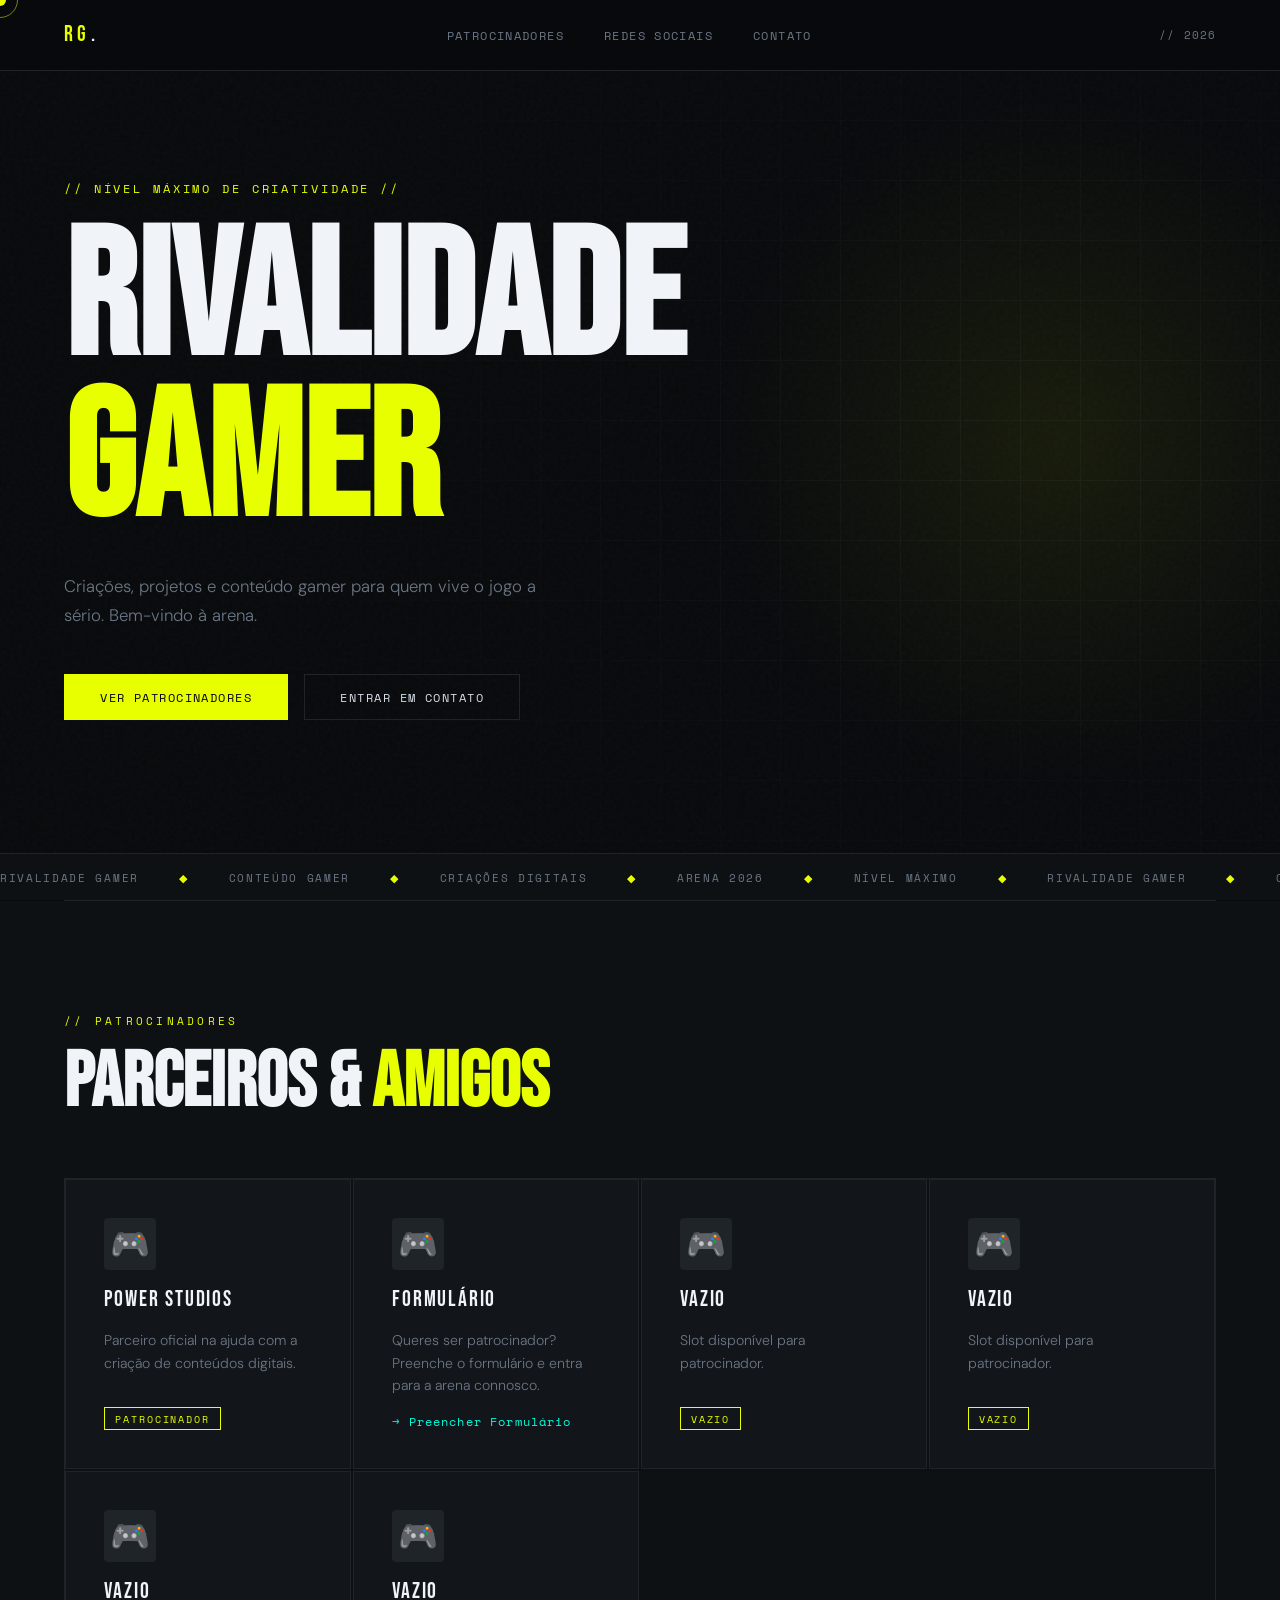
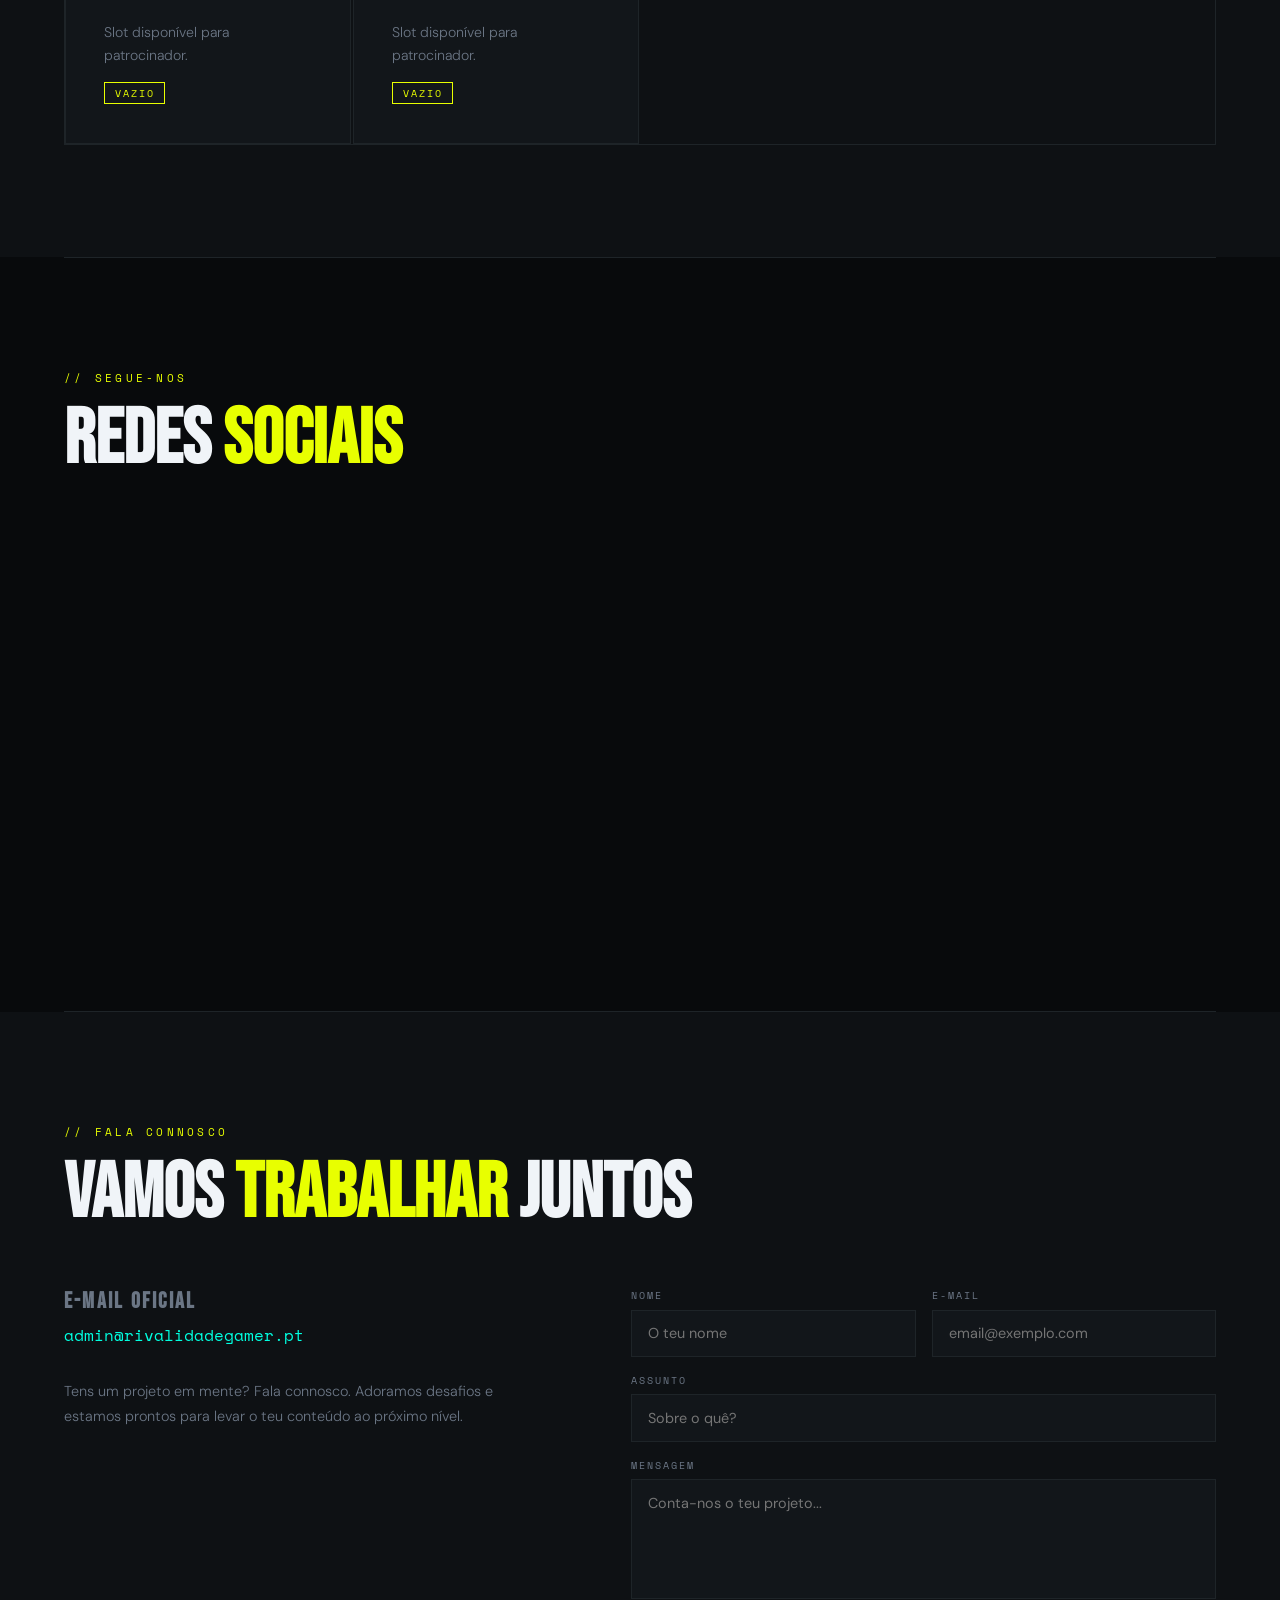
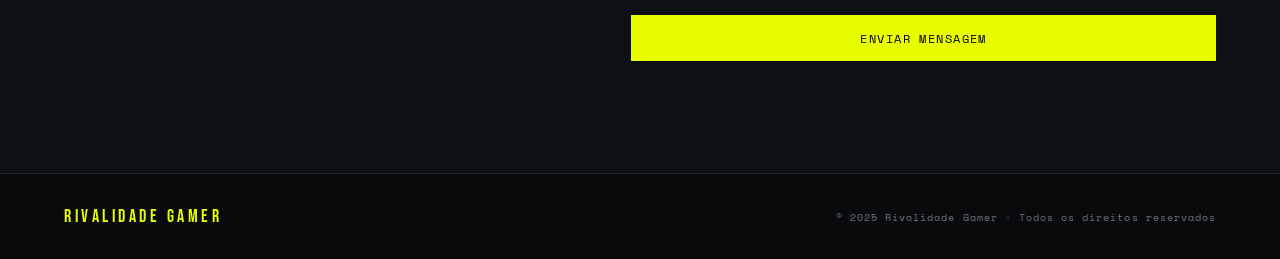
<file: RivalidadeGamer/index.html>
<!DOCTYPE html>
<html lang="pt">
<head>
  <meta charset="UTF-8" />
  <meta name="viewport" content="width=device-width, initial-scale=1.0" />
  <title>Rivalidade Gamer | 2026</title>
  <link href="https://fonts.googleapis.com/css2?family=Bebas+Neue&family=Space+Mono:ital,wght@0,400;0,700;1,400&family=DM+Sans:ital,wght@0,300;0,400;0,600;1,300&display=swap" rel="stylesheet" />
  <style>
    *, *::before, *::after { margin: 0; padding: 0; box-sizing: border-box; }

    :root {
      --bg:        #080a0c;
      --surface:   #0e1114;
      --card:      #12161a;
      --border:    #1e2428;
      --accent:    #e8ff00;
      --accent2:   #00ffe0;
      --muted:     #3a4048;
      --text:      #d4dce6;
      --text-dim:  #6b7685;
      --white:     #f0f4f8;
    }

    html { scroll-behavior: smooth; }

    body {
      background: var(--bg);
      color: var(--text);
      font-family: 'DM Sans', sans-serif;
      overflow-x: hidden;
      cursor: none;
    }

    /* ─── CURSOR ─── */
    .cursor {
      width: 12px; height: 12px;
      background: var(--accent);
      border-radius: 50%;
      position: fixed; top: 0; left: 0;
      pointer-events: none; z-index: 9999;
      transition: transform .15s ease, background .2s;
      transform: translate(-50%, -50%);
    }
    .cursor-ring {
      width: 36px; height: 36px;
      border: 1px solid var(--accent);
      border-radius: 50%;
      position: fixed; top: 0; left: 0;
      pointer-events: none; z-index: 9998;
      transform: translate(-50%, -50%);
      transition: transform .35s ease, border-color .2s;
      opacity: .5;
    }

    /* ─── NOISE OVERLAY ─── */
    body::before {
      content: '';
      position: fixed; inset: 0;
      background-image: url("data:image/svg+xml,%3Csvg viewBox='0 0 256 256' xmlns='http://www.w3.org/2000/svg'%3E%3Cfilter id='noise'%3E%3CfeTurbulence type='fractalNoise' baseFrequency='0.9' numOctaves='4' stitchTiles='stitch'/%3E%3C/filter%3E%3Crect width='100%25' height='100%25' filter='url(%23noise)' opacity='1'/%3E%3C/svg%3E");
      opacity: .03;
      pointer-events: none; z-index: 0;
    }

    /* ─── NAV ─── */
    nav {
      position: fixed; top: 0; left: 0; right: 0;
      display: flex; align-items: center; justify-content: space-between;
      padding: 1.4rem 4rem;
      background: rgba(8,10,12,.85);
      backdrop-filter: blur(18px);
      border-bottom: 1px solid var(--border);
      z-index: 100;
    }
    .nav-logo {
      font-family: 'Bebas Neue', cursive;
      font-size: 1.35rem;
      letter-spacing: .2em;
      color: var(--accent);
      text-decoration: none;
    }
    .nav-logo span { color: var(--white); }
    .nav-links { display: flex; gap: 2.5rem; list-style: none; }
    .nav-links a {
      font-family: 'Space Mono', monospace;
      font-size: .72rem;
      color: var(--text-dim);
      text-decoration: none;
      letter-spacing: .12em;
      text-transform: uppercase;
      transition: color .25s;
      position: relative;
    }
    .nav-links a::after {
      content: '';
      position: absolute; bottom: -4px; left: 0;
      width: 0; height: 1px;
      background: var(--accent);
      transition: width .3s ease;
    }
    .nav-links a:hover { color: var(--white); }
    .nav-links a:hover::after { width: 100%; }
    .nav-tag {
      font-family: 'Space Mono', monospace;
      font-size: .68rem;
      color: var(--text-dim);
      letter-spacing: .1em;
    }

    /* ─── HERO ─── */
    .hero {
      min-height: 100vh;
      display: flex; flex-direction: column;
      align-items: flex-start; justify-content: center;
      padding: 0 4rem;
      position: relative; overflow: hidden;
    }
    .hero-eyebrow {
      font-family: 'Space Mono', monospace;
      font-size: .72rem;
      color: var(--accent);
      letter-spacing: .25em;
      text-transform: uppercase;
      margin-bottom: 1.5rem;
      opacity: 0;
      animation: fadeUp .6s .2s forwards;
    }
    .hero h1 {
      font-family: 'Bebas Neue', cursive;
      font-size: clamp(5rem, 14vw, 13rem);
      line-height: .9;
      color: var(--white);
      opacity: 0;
      animation: fadeUp .7s .35s forwards;
    }
    .hero h1 em {
      font-style: normal;
      color: var(--accent);
      display: block;
    }
    .hero-sub {
      font-size: 1.05rem;
      color: var(--text-dim);
      max-width: 480px;
      margin-top: 1.8rem;
      line-height: 1.7;
      font-weight: 300;
      opacity: 0;
      animation: fadeUp .7s .5s forwards;
    }
    .hero-cta {
      display: flex; gap: 1rem;
      margin-top: 2.8rem;
      opacity: 0;
      animation: fadeUp .7s .65s forwards;
    }
    .btn {
      font-family: 'Space Mono', monospace;
      font-size: .75rem;
      letter-spacing: .12em;
      text-transform: uppercase;
      text-decoration: none;
      padding: .85rem 2.2rem;
      border: 1px solid var(--accent);
      color: var(--bg);
      background: var(--accent);
      transition: background .25s, color .25s, transform .2s;
      display: inline-block;
    }
    .btn:hover { background: transparent; color: var(--accent); transform: translateY(-2px); }
    .btn.outline { background: transparent; color: var(--text); border-color: var(--border); }
    .btn.outline:hover { border-color: var(--accent); color: var(--accent); }

    /* scrolling ticker */
    .ticker-wrap {
      position: absolute; bottom: 0; left: 0; right: 0;
      border-top: 1px solid var(--border);
      overflow: hidden;
      padding: .9rem 0;
      background: var(--surface);
    }
    .ticker {
      display: flex; gap: 2.5rem;
      white-space: nowrap;
      animation: scroll 28s linear infinite;
      font-family: 'Space Mono', monospace;
      font-size: .7rem;
      color: var(--text-dim);
      letter-spacing: .15em;
    }
    .ticker span.sep { color: var(--accent); }
    @keyframes scroll {
      from { transform: translateX(0); }
      to   { transform: translateX(-50%); }
    }

    /* hero bg grid */
    .hero-grid {
      position: absolute; inset: 0; z-index: -1;
      background-image:
        linear-gradient(var(--border) 1px, transparent 1px),
        linear-gradient(90deg, var(--border) 1px, transparent 1px);
      background-size: 60px 60px;
      opacity: .35;
      mask-image: radial-gradient(ellipse 70% 70% at 80% 50%, black 0%, transparent 100%);
    }
    .hero-glow {
      position: absolute; right: -10%; top: 10%;
      width: 700px; height: 700px;
      background: radial-gradient(circle, rgba(232,255,0,.07) 0%, transparent 70%);
      pointer-events: none; z-index: -1;
    }

    /* ─── SECTIONS ─── */
    section { padding: 7rem 4rem; position: relative; }
    .section-tag {
      font-family: 'Space Mono', monospace;
      font-size: .68rem;
      color: var(--accent);
      letter-spacing: .3em;
      text-transform: uppercase;
      margin-bottom: 1rem;
      display: block;
    }
    .section-title {
      font-family: 'Bebas Neue', cursive;
      font-size: clamp(2.8rem, 6vw, 5.5rem);
      line-height: 1;
      color: var(--white);
      margin-bottom: 3.5rem;
    }
    .section-title em { font-style: normal; color: var(--accent); }

    hr.divider {
      border: none;
      border-top: 1px solid var(--border);
      margin: 0 4rem;
    }

    /* ─── SPONSORS ─── */
    #projetos { background: var(--surface); }
    .sponsors-grid {
      display: grid;
      grid-template-columns: repeat(auto-fill, minmax(280px, 1fr));
      gap: 1.5px;
      border: 1px solid var(--border);
    }
    .sponsor-card {
      background: var(--card);
      padding: 2.4rem;
      border: 1px solid var(--border);
      position: relative;
      overflow: hidden;
      transition: background .3s;
      display: flex; flex-direction: column; gap: 1rem;
      text-decoration: none;
      color: inherit;
    }
    .sponsor-card:hover { background: #161b20; }
    .sponsor-card::before {
      content: '';
      position: absolute; top: 0; left: 0;
      width: 3px; height: 0;
      background: var(--accent);
      transition: height .4s ease;
    }
    .sponsor-card:hover::before { height: 100%; }
    .sponsor-icon {
      font-size: 2rem;
      width: 52px; height: 52px;
      display: flex; align-items: center; justify-content: center;
      background: var(--border);
      border-radius: 4px;
    }
    .sponsor-name {
      font-family: 'Bebas Neue', cursive;
      font-size: 1.4rem;
      letter-spacing: .08em;
      color: var(--white);
    }
    .sponsor-desc {
      font-size: .88rem;
      color: var(--text-dim);
      line-height: 1.6;
      font-weight: 300;
    }
    .sponsor-badge {
      font-family: 'Space Mono', monospace;
      font-size: .6rem;
      letter-spacing: .2em;
      color: var(--accent);
      border: 1px solid var(--accent);
      padding: .2rem .6rem;
      align-self: flex-start;
      margin-top: auto;
    }
    .sponsor-empty { opacity: .3; }
    .sponsor-form-link {
      font-family: 'Space Mono', monospace;
      font-size: .72rem;
      color: var(--accent2);
      text-decoration: none;
      letter-spacing: .1em;
      transition: opacity .2s;
    }
    .sponsor-form-link:hover { opacity: .7; }

    /* ─── SOCIAL ─── */
    #redes { background: var(--bg); }
    .social-list {
      display: flex; flex-direction: column; gap: 0;
      border: 1px solid var(--border);
    }
    .social-item {
      display: flex; align-items: center; justify-content: space-between;
      padding: 2rem 2.5rem;
      border-bottom: 1px solid var(--border);
      text-decoration: none;
      color: var(--text);
      position: relative; overflow: hidden;
      transition: padding-left .3s;
    }
    .social-item:last-child { border-bottom: none; }
    .social-item::after {
      content: '';
      position: absolute; inset: 0;
      background: var(--accent);
      transform: translateX(-100%);
      transition: transform .35s ease;
      z-index: 0;
    }
    .social-item:hover::after { transform: translateX(0); }
    .social-item:hover { color: var(--bg); padding-left: 3rem; }
    .social-item * { position: relative; z-index: 1; }
    .social-platform {
      font-family: 'Bebas Neue', cursive;
      font-size: 2rem;
      letter-spacing: .06em;
    }
    .social-handle {
      font-family: 'Space Mono', monospace;
      font-size: .75rem;
      color: var(--text-dim);
    }
    .social-item:hover .social-handle { color: var(--bg); opacity: .7; }
    .social-arrow {
      font-size: 1.4rem;
      opacity: .4;
      transition: opacity .2s, transform .2s;
    }
    .social-item:hover .social-arrow { opacity: 1; transform: translateX(6px); }

    /* ─── CONTACT ─── */
    #contato { background: var(--surface); }
    .contact-wrap {
      display: grid;
      grid-template-columns: 1fr 1.2fr;
      gap: 5rem;
      align-items: start;
    }
    .contact-info h3 {
      font-family: 'Bebas Neue', cursive;
      font-size: 1.4rem;
      color: var(--text-dim);
      letter-spacing: .1em;
      margin-bottom: .5rem;
    }
    .contact-email {
      font-family: 'Space Mono', monospace;
      font-size: 1rem;
      color: var(--accent2);
      text-decoration: none;
      display: block;
      margin-bottom: 2rem;
      transition: opacity .2s;
    }
    .contact-email:hover { opacity: .7; }
    .contact-form { display: flex; flex-direction: column; gap: 1rem; }
    .form-row { display: grid; grid-template-columns: 1fr 1fr; gap: 1rem; }
    .field {
      display: flex; flex-direction: column; gap: .4rem;
    }
    .field label {
      font-family: 'Space Mono', monospace;
      font-size: .62rem;
      letter-spacing: .2em;
      color: var(--text-dim);
      text-transform: uppercase;
    }
    .field input, .field textarea, .field select {
      background: var(--card);
      border: 1px solid var(--border);
      color: var(--white);
      padding: .85rem 1rem;
      font-family: 'DM Sans', sans-serif;
      font-size: .9rem;
      outline: none;
      transition: border-color .25s;
      resize: none;
    }
    .field input:focus, .field textarea:focus { border-color: var(--accent); }
    .field textarea { min-height: 120px; }

    /* ─── FOOTER ─── */
    footer {
      padding: 2rem 4rem;
      border-top: 1px solid var(--border);
      display: flex; align-items: center; justify-content: space-between;
      background: var(--bg);
    }
    .footer-logo {
      font-family: 'Bebas Neue', cursive;
      font-size: 1.1rem;
      letter-spacing: .2em;
      color: var(--accent);
    }
    .footer-copy {
      font-family: 'Space Mono', monospace;
      font-size: .65rem;
      color: var(--text-dim);
      letter-spacing: .1em;
    }

    /* ─── ANIMATIONS ─── */
    @keyframes fadeUp {
      from { opacity: 0; transform: translateY(28px); }
      to   { opacity: 1; transform: translateY(0); }
    }

    .reveal {
      opacity: 0;
      transform: translateY(30px);
      transition: opacity .7s ease, transform .7s ease;
    }
    .reveal.visible {
      opacity: 1;
      transform: none;
    }

    /* ─── MOBILE ─── */
    @media (max-width: 768px) {
      nav { padding: 1.2rem 1.5rem; }
      .nav-links { display: none; }
      .hero, section { padding-left: 1.5rem; padding-right: 1.5rem; }
      .hero h1 { font-size: clamp(4rem, 18vw, 8rem); }
      .contact-wrap { grid-template-columns: 1fr; gap: 3rem; }
      .form-row { grid-template-columns: 1fr; }
      footer { flex-direction: column; gap: 1rem; text-align: center; }
      hr.divider { margin: 0 1.5rem; }
    }
  </style>
</head>
<body>

  <div class="cursor" id="cursor"></div>
  <div class="cursor-ring" id="cursorRing"></div>

  <!-- NAV -->
  <nav>
    <a class="nav-logo" href="#">RG<span>.</span></a>
    <ul class="nav-links">
      <li><a href="#projetos">Patrocinadores</a></li>
      <li><a href="#redes">Redes Sociais</a></li>
      <li><a href="#contato">Contato</a></li>
    </ul>
    <span class="nav-tag">// 2026</span>
  </nav>

  <!-- HERO -->
  <section class="hero" id="home">
    <div class="hero-grid"></div>
    <div class="hero-glow"></div>

    <p class="hero-eyebrow">// Nível máximo de criatividade //</p>
    <h1>RIVALIDADE<em>GAMER</em></h1>
    <p class="hero-sub">Criações, projetos e conteúdo gamer para quem vive o jogo a sério. Bem-vindo à arena.</p>
    <div class="hero-cta">
      <a href="#projetos" class="btn">Ver Patrocinadores</a>
      <a href="#contato" class="btn outline">Entrar em Contato</a>
    </div>

    <div class="ticker-wrap">
      <div class="ticker">
        <span>RIVALIDADE GAMER</span><span class="sep">◆</span>
        <span>CONTEÚDO GAMER</span><span class="sep">◆</span>
        <span>CRIAÇÕES DIGITAIS</span><span class="sep">◆</span>
        <span>ARENA 2026</span><span class="sep">◆</span>
        <span>NÍVEL MÁXIMO</span><span class="sep">◆</span>
        <span>RIVALIDADE GAMER</span><span class="sep">◆</span>
        <span>CONTEÚDO GAMER</span><span class="sep">◆</span>
        <span>CRIAÇÕES DIGITAIS</span><span class="sep">◆</span>
        <span>ARENA 2026</span><span class="sep">◆</span>
        <span>NÍVEL MÁXIMO</span><span class="sep">◆</span>
      </div>
    </div>
  </section>

  <hr class="divider" />

  <!-- SPONSORS -->
  <section id="projetos">
    <span class="section-tag">// patrocinadores</span>
    <h2 class="section-title reveal">PARCEIROS &amp; <em>AMIGOS</em></h2>

    <div class="sponsors-grid">

      <!-- Power Studios -->
      <a class="sponsor-card reveal" href="https://drousandrex.github.io/Power-Studios/" target="_blank" rel="noopener">
        <div class="sponsor-icon">🎮</div>
        <div class="sponsor-name">POWER STUDIOS</div>
        <div class="sponsor-desc">Parceiro oficial na ajuda com a criação de conteúdos digitais.</div>
        <span class="sponsor-badge">PATROCINADOR</span>
      </a>

      <!-- Formulário -->
      <div class="sponsor-card reveal">
        <div class="sponsor-icon">🎮</div>
        <div class="sponsor-name">FORMULÁRIO</div>
        <div class="sponsor-desc">Queres ser patrocinador? Preenche o formulário e entra para a arena connosco.</div>
        <a class="sponsor-form-link" href="https://docs.google.com/forms/d/e/1FAIpQLSfqMPz53sroJChA9BU14jHOw9nIKYFghXq9JYlgDNObp7L20g/viewform?usp=dialog" target="_blank" rel="noopener">→ Preencher Formulário</a>
      </div>

      <!-- Vazios -->
      <div class="sponsor-card sponsor-empty reveal">
        <div class="sponsor-icon">🎮</div>
        <div class="sponsor-name">VAZIO</div>
        <div class="sponsor-desc">Slot disponível para patrocinador.</div>
        <span class="sponsor-badge">VAZIO</span>
      </div>
      <div class="sponsor-card sponsor-empty reveal">
        <div class="sponsor-icon">🎮</div>
        <div class="sponsor-name">VAZIO</div>
        <div class="sponsor-desc">Slot disponível para patrocinador.</div>
        <span class="sponsor-badge">VAZIO</span>
      </div>
      <div class="sponsor-card sponsor-empty reveal">
        <div class="sponsor-icon">🎮</div>
        <div class="sponsor-name">VAZIO</div>
        <div class="sponsor-desc">Slot disponível para patrocinador.</div>
        <span class="sponsor-badge">VAZIO</span>
      </div>
      <div class="sponsor-card sponsor-empty reveal">
        <div class="sponsor-icon">🎮</div>
        <div class="sponsor-name">VAZIO</div>
        <div class="sponsor-desc">Slot disponível para patrocinador.</div>
        <span class="sponsor-badge">VAZIO</span>
      </div>

    </div>
  </section>

  <hr class="divider" />

  <!-- REDES SOCIAIS -->
  <section id="redes">
    <span class="section-tag">// segue-nos</span>
    <h2 class="section-title reveal">REDES <em>SOCIAIS</em></h2>

    <div class="social-list reveal">
      <a class="social-item" href="https://x.com/RivalidadeGamer" target="_blank" rel="noopener">
        <div>
          <div class="social-platform">TWITTER / X</div>
          <div class="social-handle">@RivalidadeGamer</div>
        </div>
        <span class="social-arrow">→</span>
      </a>
      <a class="social-item" href="https://instagram.com/rivalidadegamer" target="_blank" rel="noopener">
        <div>
          <div class="social-platform">INSTAGRAM</div>
          <div class="social-handle">@rivalidadegamer</div>
        </div>
        <span class="social-arrow">→</span>
      </a>
      <a class="social-item" href="https://pt.pinterest.com/RivalidadeGamer" target="_blank" rel="noopener">
        <div>
          <div class="social-platform">PINTEREST</div>
          <div class="social-handle">RivalidadeGamer</div>
        </div>
        <span class="social-arrow">→</span>
      </a>
    </div>
  </section>

  <hr class="divider" />

  <!-- CONTACT -->
  <section id="contato">
    <span class="section-tag">// fala connosco</span>
    <h2 class="section-title reveal">VAMOS <em>Trabalhar</em> JUNTOS</h2>

    <div class="contact-wrap">
      <div class="contact-info reveal">
        <h3>E-MAIL OFICIAL</h3>
        <a class="contact-email" href="mailto:admin@rivalidadegamer.pt">admin@rivalidadegamer.pt</a>
        <p style="font-size:.9rem; color:var(--text-dim); line-height:1.7; font-weight:300;">
          Tens um projeto em mente? Fala connosco. Adoramos desafios e estamos prontos para levar o teu conteúdo ao próximo nível.
        </p>
      </div>

      <div class="contact-form reveal">
        <div class="form-row">
          <div class="field">
            <label>Nome</label>
            <input type="text" placeholder="O teu nome" />
          </div>
          <div class="field">
            <label>E-mail</label>
            <input type="email" placeholder="email@exemplo.com" />
          </div>
        </div>
        <div class="field">
          <label>Assunto</label>
          <input type="text" placeholder="Sobre o quê?" />
        </div>
        <div class="field">
          <label>Mensagem</label>
          <textarea placeholder="Conta-nos o teu projeto..."></textarea>
        </div>
        <button class="btn" type="button" onclick="handleSubmit(this)">Enviar Mensagem</button>
      </div>
    </div>
  </section>

  <!-- FOOTER -->
  <footer>
    <span class="footer-logo">RIVALIDADE GAMER</span>
    <span class="footer-copy">© 2025 Rivalidade Gamer · Todos os direitos reservados</span>
  </footer>

  <script>
    // Cursor
    const cursor = document.getElementById('cursor');
    const ring   = document.getElementById('cursorRing');
    let mx = 0, my = 0, rx = 0, ry = 0;
    document.addEventListener('mousemove', e => { mx = e.clientX; my = e.clientY; });
    function animCursor() {
      cursor.style.left = mx + 'px';
      cursor.style.top  = my + 'px';
      rx += (mx - rx) * .12;
      ry += (my - ry) * .12;
      ring.style.left = rx + 'px';
      ring.style.top  = ry + 'px';
      requestAnimationFrame(animCursor);
    }
    animCursor();
    document.querySelectorAll('a, button, .sponsor-card').forEach(el => {
      el.addEventListener('mouseenter', () => {
        cursor.style.transform = 'translate(-50%,-50%) scale(2.5)';
        ring.style.transform   = 'translate(-50%,-50%) scale(1.6)';
        ring.style.borderColor = 'var(--accent2)';
      });
      el.addEventListener('mouseleave', () => {
        cursor.style.transform = 'translate(-50%,-50%) scale(1)';
        ring.style.transform   = 'translate(-50%,-50%) scale(1)';
        ring.style.borderColor = 'var(--accent)';
      });
    });

    // Scroll reveal
    const observer = new IntersectionObserver(entries => {
      entries.forEach((e, i) => {
        if (e.isIntersecting) {
          setTimeout(() => e.target.classList.add('visible'), i * 80);
        }
      });
    }, { threshold: .12 });
    document.querySelectorAll('.reveal').forEach(el => observer.observe(el));

    // Form submit
    function handleSubmit(btn) {
      const form = btn.closest('.contact-form');
      const inputs = form.querySelectorAll('input, textarea');
      let ok = true;
      inputs.forEach(i => { if (!i.value.trim()) { i.style.borderColor='#ff4444'; ok=false; } else { i.style.borderColor=''; } });
      if (!ok) return;
      btn.textContent = 'Enviado ✓';
      btn.style.background = 'var(--accent2)';
      btn.style.borderColor = 'var(--accent2)';
      btn.style.color = 'var(--bg)';
      btn.disabled = true;
      inputs.forEach(i => i.value = '');
      setTimeout(() => {
        btn.textContent = 'Enviar Mensagem';
        btn.style.background = '';
        btn.style.borderColor = '';
        btn.style.color = '';
        btn.disabled = false;
      }, 3500);
    }
  </script>
</body>
</html>
</file>
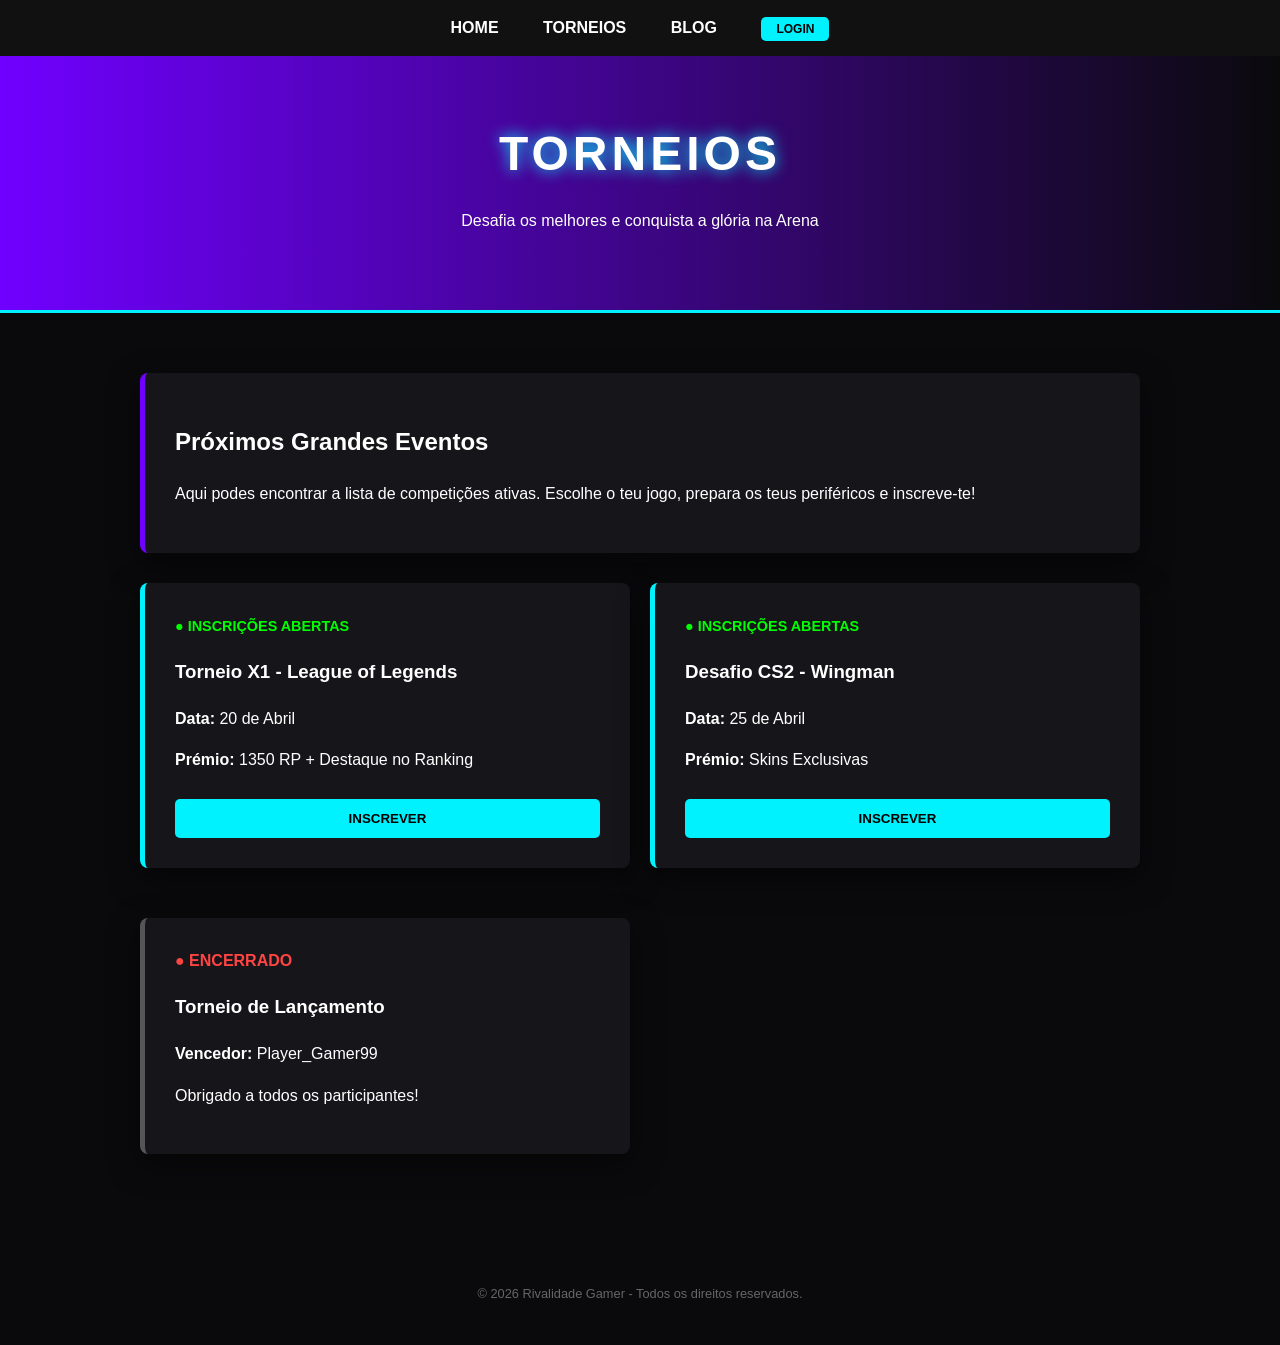
<file: torneios/index.html>
<!DOCTYPE html>
<html lang="pt-br">
<head>
    <meta charset="UTF-8">
    <meta name="viewport" content="width=device-width, initial-scale=1.0">
    <title>Torneios - Rivalidade Gamer</title>
    <style>
        :root {
            --primary: #00f2ff; /* Neon Blue */
            --secondary: #7000ff; /* Purple */
            --bg-dark: #0a0a0c;
            --card-bg: #16161a;
            --text: #ffffff;
        }

        body {
            background-color: var(--bg-dark);
            color: var(--text);
            font-family: 'Segoe UI', Roboto, sans-serif;
            margin: 0;
            line-height: 1.6;
        }

        header {
            background: linear-gradient(90deg, var(--secondary), var(--bg-dark));
            padding: 60px 20px;
            text-align: center;
            border-bottom: 3px solid var(--primary);
        }

        .hero-title {
            font-size: 3rem;
            text-transform: uppercase;
            letter-spacing: 4px;
            text-shadow: 0 0 15px var(--primary);
            margin: 0;
        }

        nav {
            background: #111;
            padding: 15px;
            text-align: center;
            position: sticky;
            top: 0;
            z-index: 100;
        }

        nav a {
            color: var(--text);
            text-decoration: none;
            margin: 0 20px;
            font-weight: bold;
            transition: 0.3s;
        }

        nav a:hover {
            color: var(--primary);
        }

        .container {
            max-width: 1000px;
            margin: 40px auto;            padding: 20px;
        }

        .card {
            background: var(--card-bg);
            border-left: 5px solid var(--secondary);
            padding: 30px;
            border-radius: 8px;
            box-shadow: 0 10px 30px rgba(0,0,0,0.5);
            margin-bottom: 30px;
        }

        .btn-login {
            background: var(--primary);
            color: #000;
            padding: 12px 30px;
            border: none;
            border-radius: 5px;
            font-weight: bold;
            cursor: pointer;
            text-transform: uppercase;
            transition: 0.3s;
        }

        .btn-login:hover {
            transform: scale(1.05);
            box-shadow: 0 0 20px var(--primary);
        }

        .status-open {
            color: #00ff00;
            font-weight: bold;
            font-size: 0.9rem;
        }

        footer {
            text-align: center;
            padding: 40px;
            font-size: 0.8rem;
            color: #666;
        }
    </style>
</head>
<body>

<nav>
    <a href="index.html">HOME</a>
    <a href="torneios.html">TORNEIOS</a>
    <a target="_blank" href="https://rivalidadegamer.blogspot.com">BLOG</a>
    <a href="login.php" class="btn-login" style="padding: 5px 15px; font-size: 12px;">LOGIN</a>
</nav>

<header>
    <h1 class="hero-title">Torneios</h1>
    <p>Desafia os melhores e conquista a glória na Arena</p>
</header>

<div class="container">
    <section class="card">
        <h2>Próximos Grandes Eventos</h2>
        <p>Aqui podes encontrar a lista de competições ativas. Escolhe o teu jogo, prepara os teus periféricos e inscreve-te!</p>
    </section>

    <section style="display: grid; grid-template-columns: 1fr 1fr; gap: 20px;">
        <div class="card" style="border-left-color: var(--primary);">
            <span class="status-open">● INSCRIÇÕES ABERTAS</span>
            <h3>Torneio X1 - League of Legends</h3>
            <p><strong>Data:</strong> 20 de Abril</p>
            <p><strong>Prémio:</strong> 1350 RP + Destaque no Ranking</p>
            <button class="btn-login" style="width: 100%; margin-top: 10px;">Inscrever</button>
        </div>

        <div class="card" style="border-left-color: var(--primary);">
            <span class="status-open">● INSCRIÇÕES ABERTAS</span>
            <h3>Desafio CS2 - Wingman</h3>
            <p><strong>Data:</strong> 25 de Abril</p>
            <p><strong>Prémio:</strong> Skins Exclusivas</p>
            <button class="btn-login" style="width: 100%; margin-top: 10px;">Inscrever</button>
        </div>

        <div class="card" style="border-left-color: #555;">
            <span style="color: #ff4444; font-weight: bold;">● ENCERRADO</span>
            <h3>Torneio de Lançamento</h3>
            <p><strong>Vencedor:</strong> Player_Gamer99</p>
            <p>Obrigado a todos os participantes!</p>
        </div>
    </section>
</div>

<footer>
    &copy; 2026 Rivalidade Gamer - Todos os direitos reservados.
</footer>

</body>
</html>
</file>
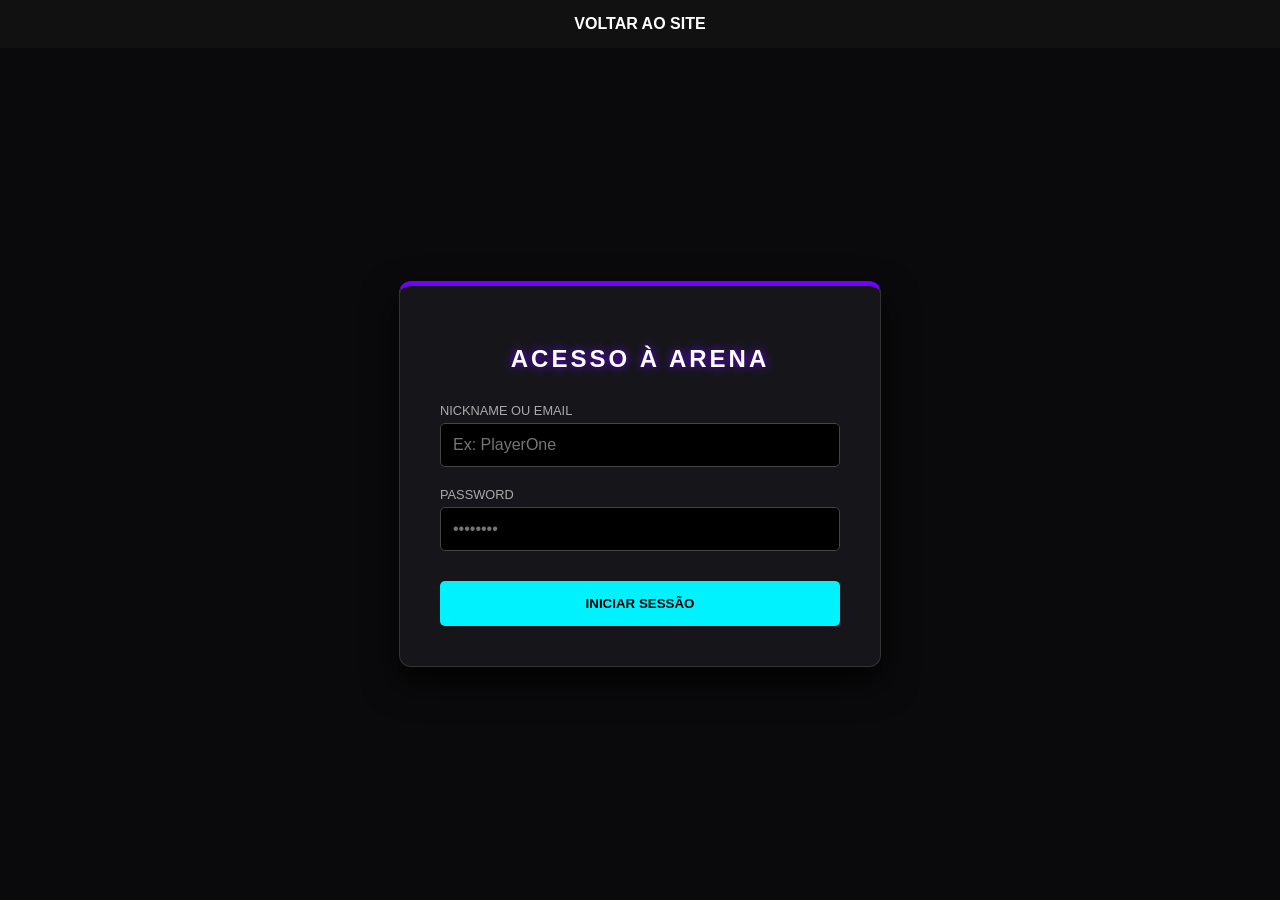
<file: login.html>
<!DOCTYPE html>
<html lang="pt-br">
<head>
    <meta charset="UTF-8">
    <meta name="viewport" content="width=device-width, initial-scale=1.0">
    <title>Login - Rivalidade Gamer</title>
    <style>
        :root {
            --primary: #00f2ff;
            --secondary: #7000ff;
            --bg-dark: #0a0a0c;
            --card-bg: #16161a;
            --text: #ffffff;
        }

        body {
            background-color: var(--bg-dark);
            color: var(--text);
            font-family: 'Segoe UI', Roboto, sans-serif;
            margin: 0;
            display: flex;
            flex-direction: column;
            min-height: 100vh;
        }

        nav {
            background: #111;
            padding: 15px;
            text-align: center;
        }

        nav a {
            color: var(--text);
            text-decoration: none;
            margin: 0 20px;
            font-weight: bold;
            transition: 0.3s;
        }

        nav a:hover { color: var(--primary); }

        .login-container {
            flex: 1;
            display: flex;
            justify-content: center;
            align-items: center;
            padding: 20px;
        }

        .login-card {
            background: var(--card-bg);
            padding: 40px;
            border-radius: 12px;
            border: 1px solid #333;
            border-top: 5px solid var(--secondary);
            box-shadow: 0 15px 35px rgba(0,0,0,0.8);
            width: 100%;
            max-width: 400px;
            text-align: center;
        }

        .login-card h2 {
            text-transform: uppercase;
            letter-spacing: 3px;
            margin-bottom: 30px;
            text-shadow: 0 0 10px var(--secondary);
        }

        .input-group {
            margin-bottom: 20px;
            text-align: left;
        }

        label {
            display: block;
            font-size: 0.8rem;
            color: #aaa;
            margin-bottom: 5px;
            text-transform: uppercase;
        }

        input {
            width: 100%;
            padding: 12px;
            background: #000;
            border: 1px solid #444;
            border-radius: 5px;
            color: var(--primary);
            font-size: 1rem;
            box-sizing: border-box;
            transition: 0.3s;
        }

        input:focus {
            outline: none;
            border-color: var(--primary);
            box-shadow: 0 0 10px rgba(0, 242, 255, 0.2);
        }

        .btn-entrar {
            width: 100%;
            padding: 15px;
            background: var(--primary);
            color: #000;
            border: none;
            border-radius: 5px;
            font-weight: bold;
            text-transform: uppercase;
            cursor: pointer;
            margin-top: 10px;
            transition: 0.3s;
        }

        .btn-entrar:hover {
            transform: translateY(-2px);
            box-shadow: 0 0 20px var(--primary);
        }

        .links-extra {
            margin-top: 25px;
            font-size: 0.8rem;
            color: #666;
        }

        .links-extra a {
            color: #999;
            text-decoration: none;
            cursor: pointer;
            transition: 0.3s;
        }

        .links-extra a:hover { color: var(--primary); }

        /* Estilo para a mensagem de feedback */
        #status-msg {
            margin-top: 20px;
            padding: 10px;
            border-radius: 5px;
            display: none;
            font-size: 0.9rem;
            background: rgba(112, 0, 255, 0.1);
            border: 1px solid var(--secondary);
        }
    </style>
</head>
<body>

<nav>
    <a href="index.html">VOLTAR AO SITE</a>
</nav>

<div class="login-container">
    <div class="login-card">
        <h2>Acesso à Arena</h2>
        
        <form id="loginForm">
            <div class="input-group">
                <label>Nickname ou Email</label>
                <input type="text" placeholder="Ex: PlayerOne" required>
            </div>
            <div class="input-group">
                <label>Password</label>
                <input type="password" placeholder="••••••••" required>
            </div>
            <button type="submit" class="btn-entrar">Iniciar Sessão</button>
        </form>

</body>
</html>
</file>
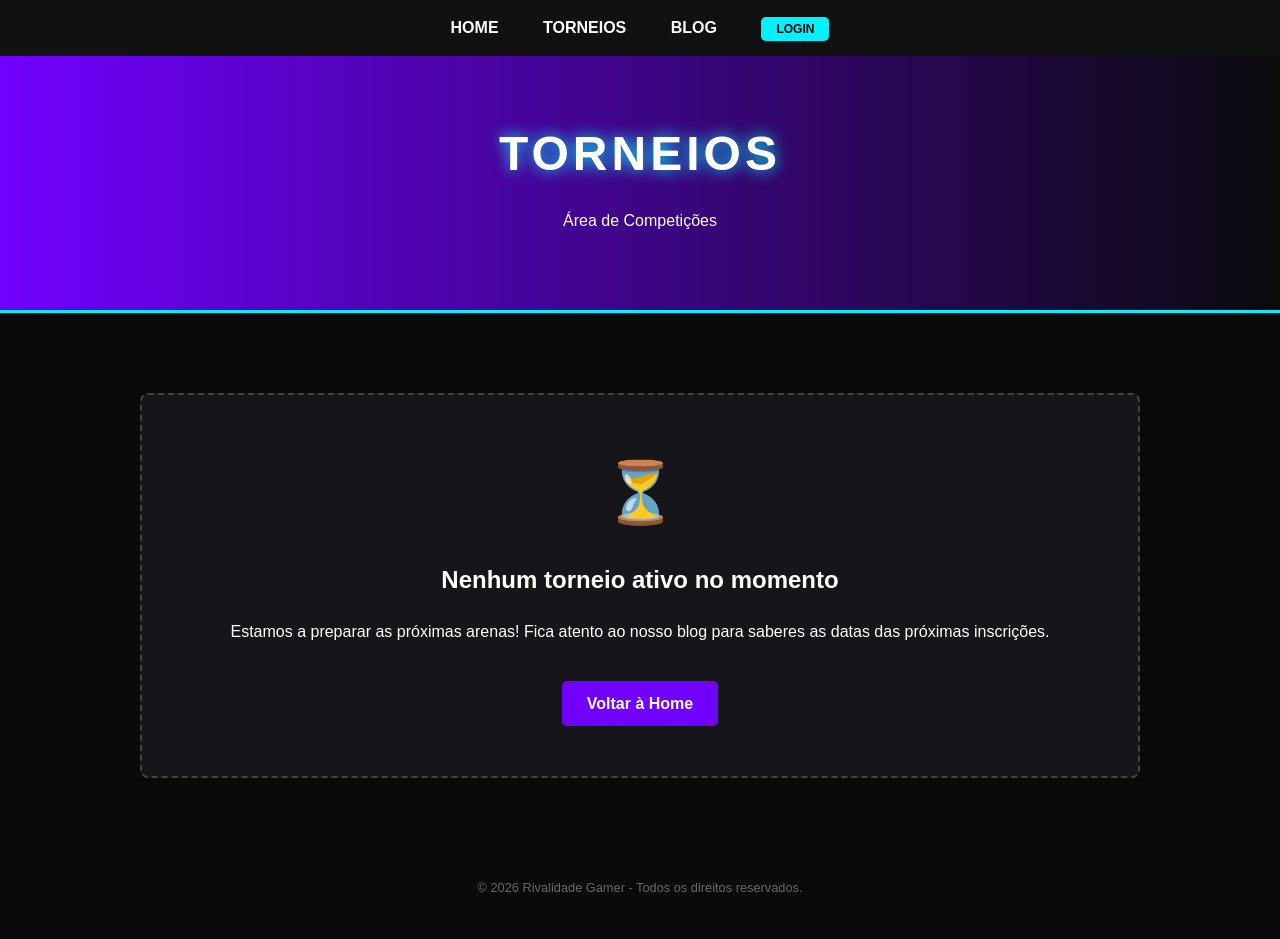
<file: torneios.html>
<!DOCTYPE html>
<html lang="pt-br">
<head>
    <meta charset="UTF-8">
    <meta name="viewport" content="width=device-width, initial-scale=1.0">
    <title>Torneios - Rivalidade Gamer</title>
    <style>
        :root {
            --primary: #00f2ff;
            --secondary: #7000ff;
            --bg-dark: #0a0a0c;
            --card-bg: #16161a;
            --text: #ffffff;
        }

        body {
            background-color: var(--bg-dark);
            color: var(--text);
            font-family: 'Segoe UI', Roboto, sans-serif;
            margin: 0;
            line-height: 1.6;
        }

        header {
            background: linear-gradient(90deg, var(--secondary), var(--bg-dark));
            padding: 60px 20px;
            text-align: center;
            border-bottom: 3px solid var(--primary);
        }

        .hero-title {
            font-size: 3rem;
            text-transform: uppercase;
            letter-spacing: 4px;
            text-shadow: 0 0 15px var(--primary);
            margin: 0;
        }

        nav {
            background: #111;
            padding: 15px;
            text-align: center;
            position: sticky;
            top: 0;
            z-index: 100;
        }

        nav a {
            color: var(--text);
            text-decoration: none;
            margin: 0 20px;
            font-weight: bold;
            transition: 0.3s;
        }

        nav a:hover { color: var(--primary); }

        .container {
            max-width: 1000px;
            margin: 40px auto;
            padding: 20px;
            text-align: center;
        }

        .card-vazio {
            background: var(--card-bg);
            border: 2px dashed #444;
            padding: 50px 20px;
            border-radius: 8px;
            margin-top: 20px;
        }

        .btn-login {
            background: var(--primary);
            color: #000;
            padding: 12px 30px;
            border: none;
            border-radius: 5px;
            font-weight: bold;
            cursor: pointer;
            text-transform: uppercase;
            transition: 0.3s;
        }

        .btn-login:hover {
            transform: scale(1.05);
            box-shadow: 0 0 20px var(--primary);
        }


        .icon-aviso {
            font-size: 3rem;
            margin-bottom: 15px;
            display: block;
        }

        .btn-voltar {
            display: inline-block;
            margin-top: 20px;
            background: var(--secondary);
            color: white;
            padding: 10px 25px;
            text-decoration: none;
            border-radius: 5px;
            font-weight: bold;
            transition: 0.3s;
        }

        .btn-voltar:hover { background: #5a00cc; }

        footer {
            text-align: center;
            padding: 40px;
            font-size: 0.8rem;
            color: #666;
        }
    </style>
</head>
<body>

<nav>
    <a href="/">HOME</a>
    <a href="/torneios.html">TORNEIOS</a>
    <a target="_blank" href="https://rivalidadegamer.blogspot.com">BLOG</a>
    <a href="/login.php/" class="btn-login" style="padding: 5px 15px; font-size: 12px;">LOGIN</a>
</nav>

<header>
    <h1 class="hero-title">Torneios</h1>
    <p>Área de Competições</p>
</header>

<style>
.rodar {
    display: inline-block;
    font-size: 60px; /* AUMENTA O TEXTO */
    font-weight: 700;
    animation: spin 3s linear infinite;
}

@keyframes spin {
    from { transform: rotate(0deg); }
    to { transform: rotate(360deg); }
}
</style>



<div class="container">
    <div class="card-vazio">
        <span class="rodar" class="icon-aviso">⏳</span>
        <h2>Nenhum torneio ativo no momento</h2>
        <p>Estamos a preparar as próximas arenas! Fica atento ao nosso blog para saberes as datas das próximas inscrições.</p>
        <a href="/" class="btn-voltar">Voltar à Home</a>
    </div>
</div>

<footer>
    &copy; 2026 Rivalidade Gamer - Todos os direitos reservados.
</footer>

</body>
</html>
</file>
